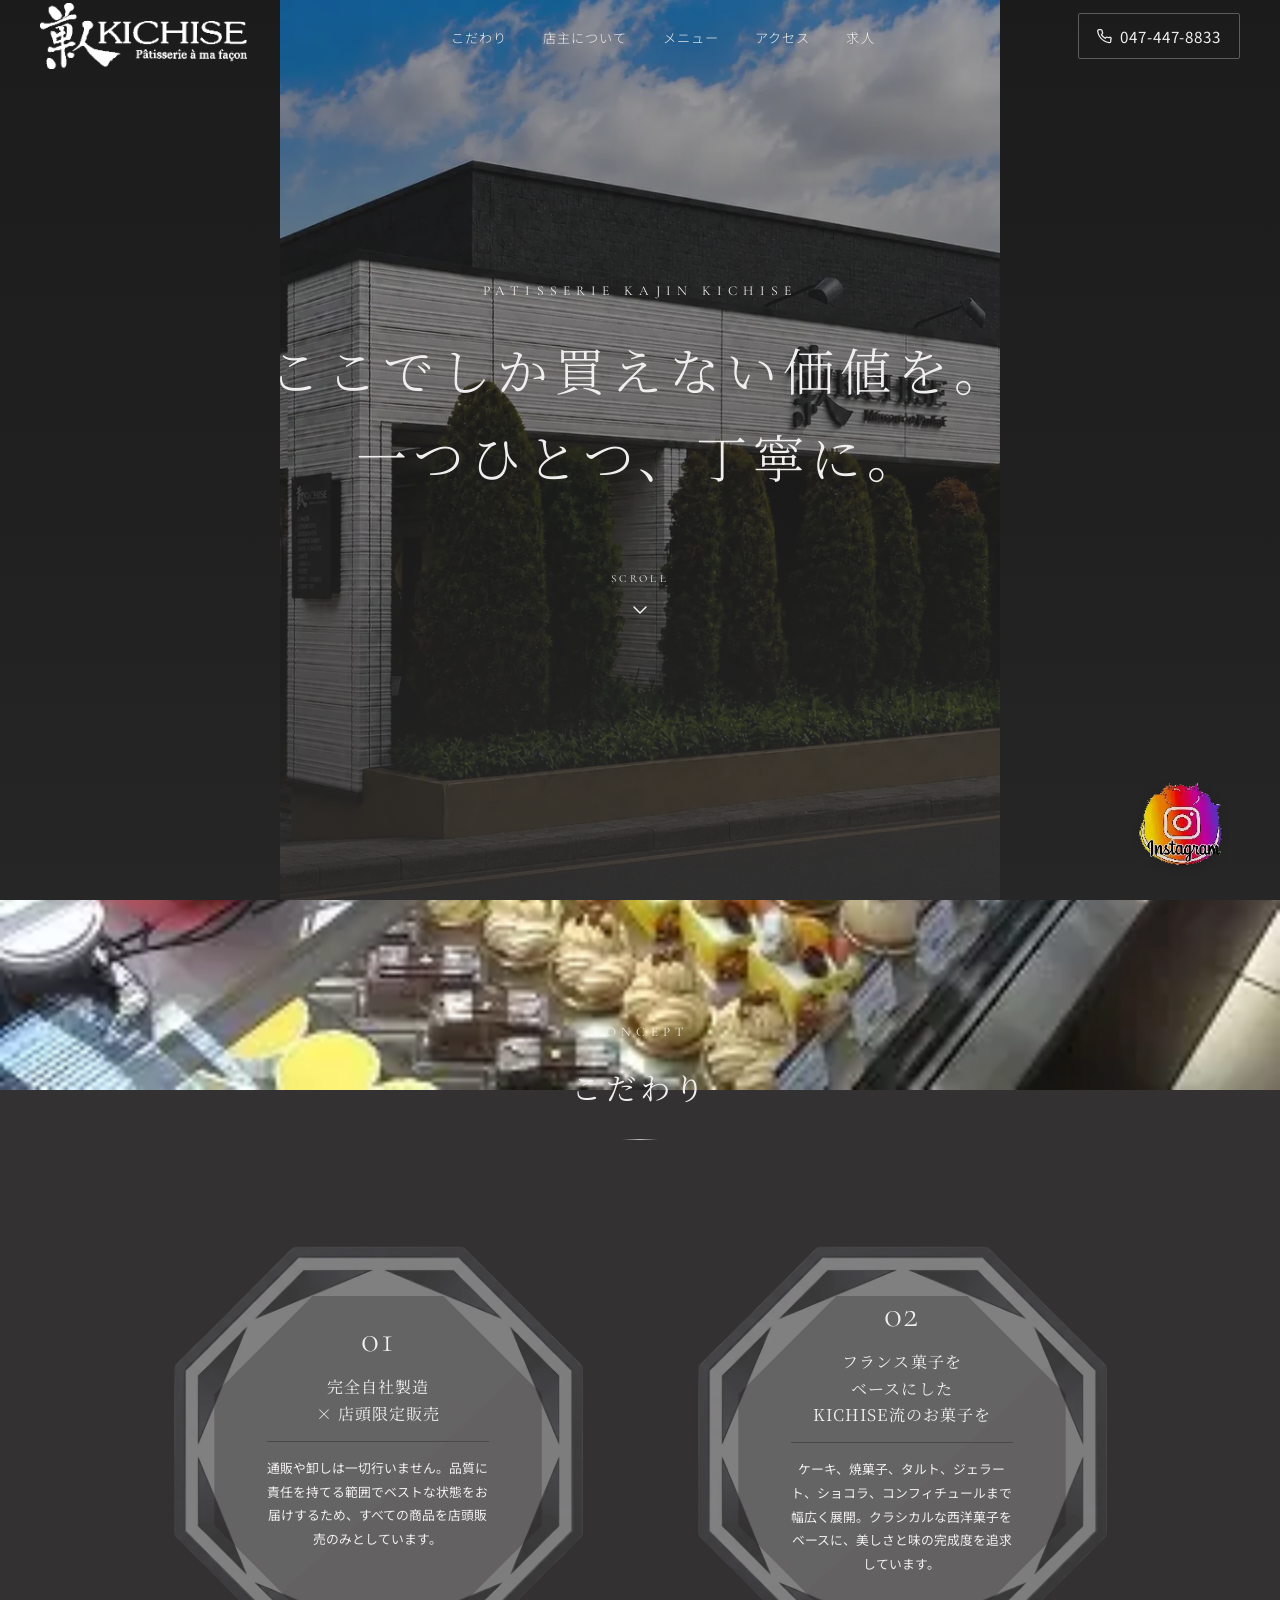
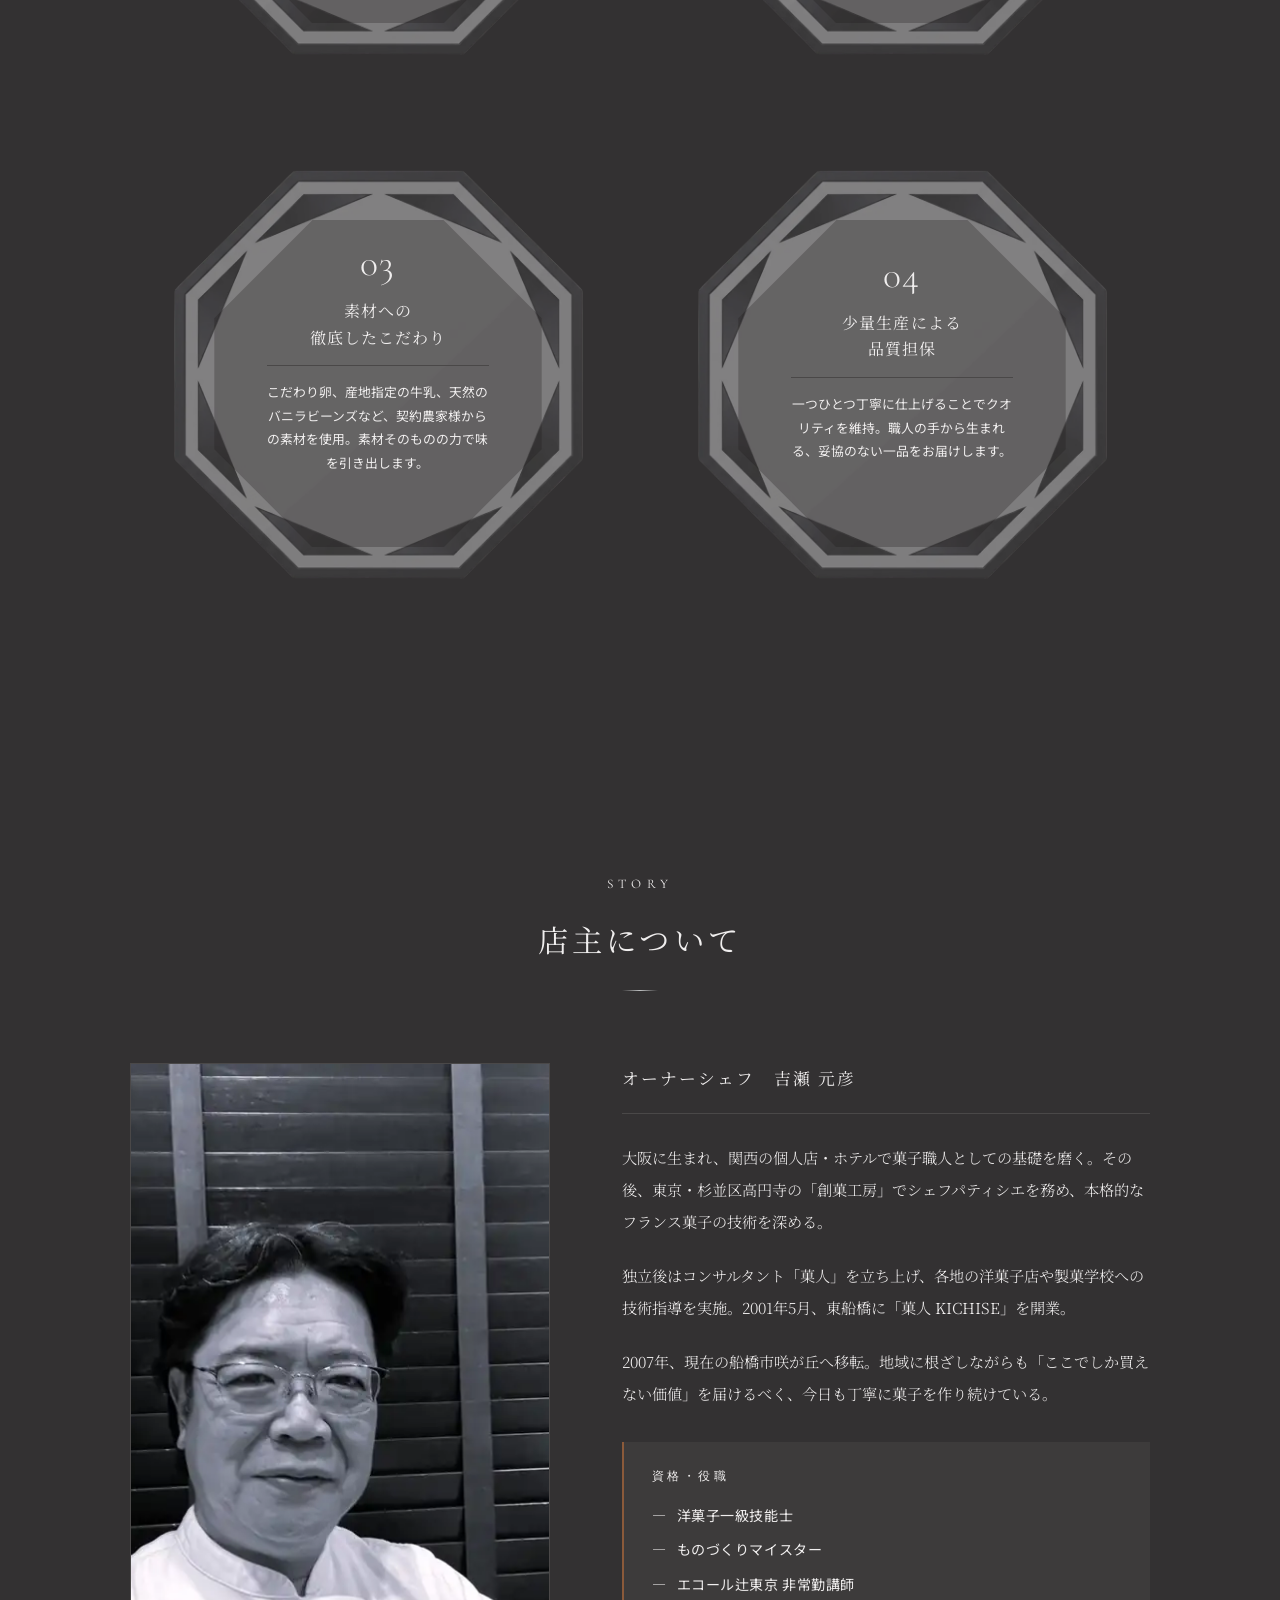
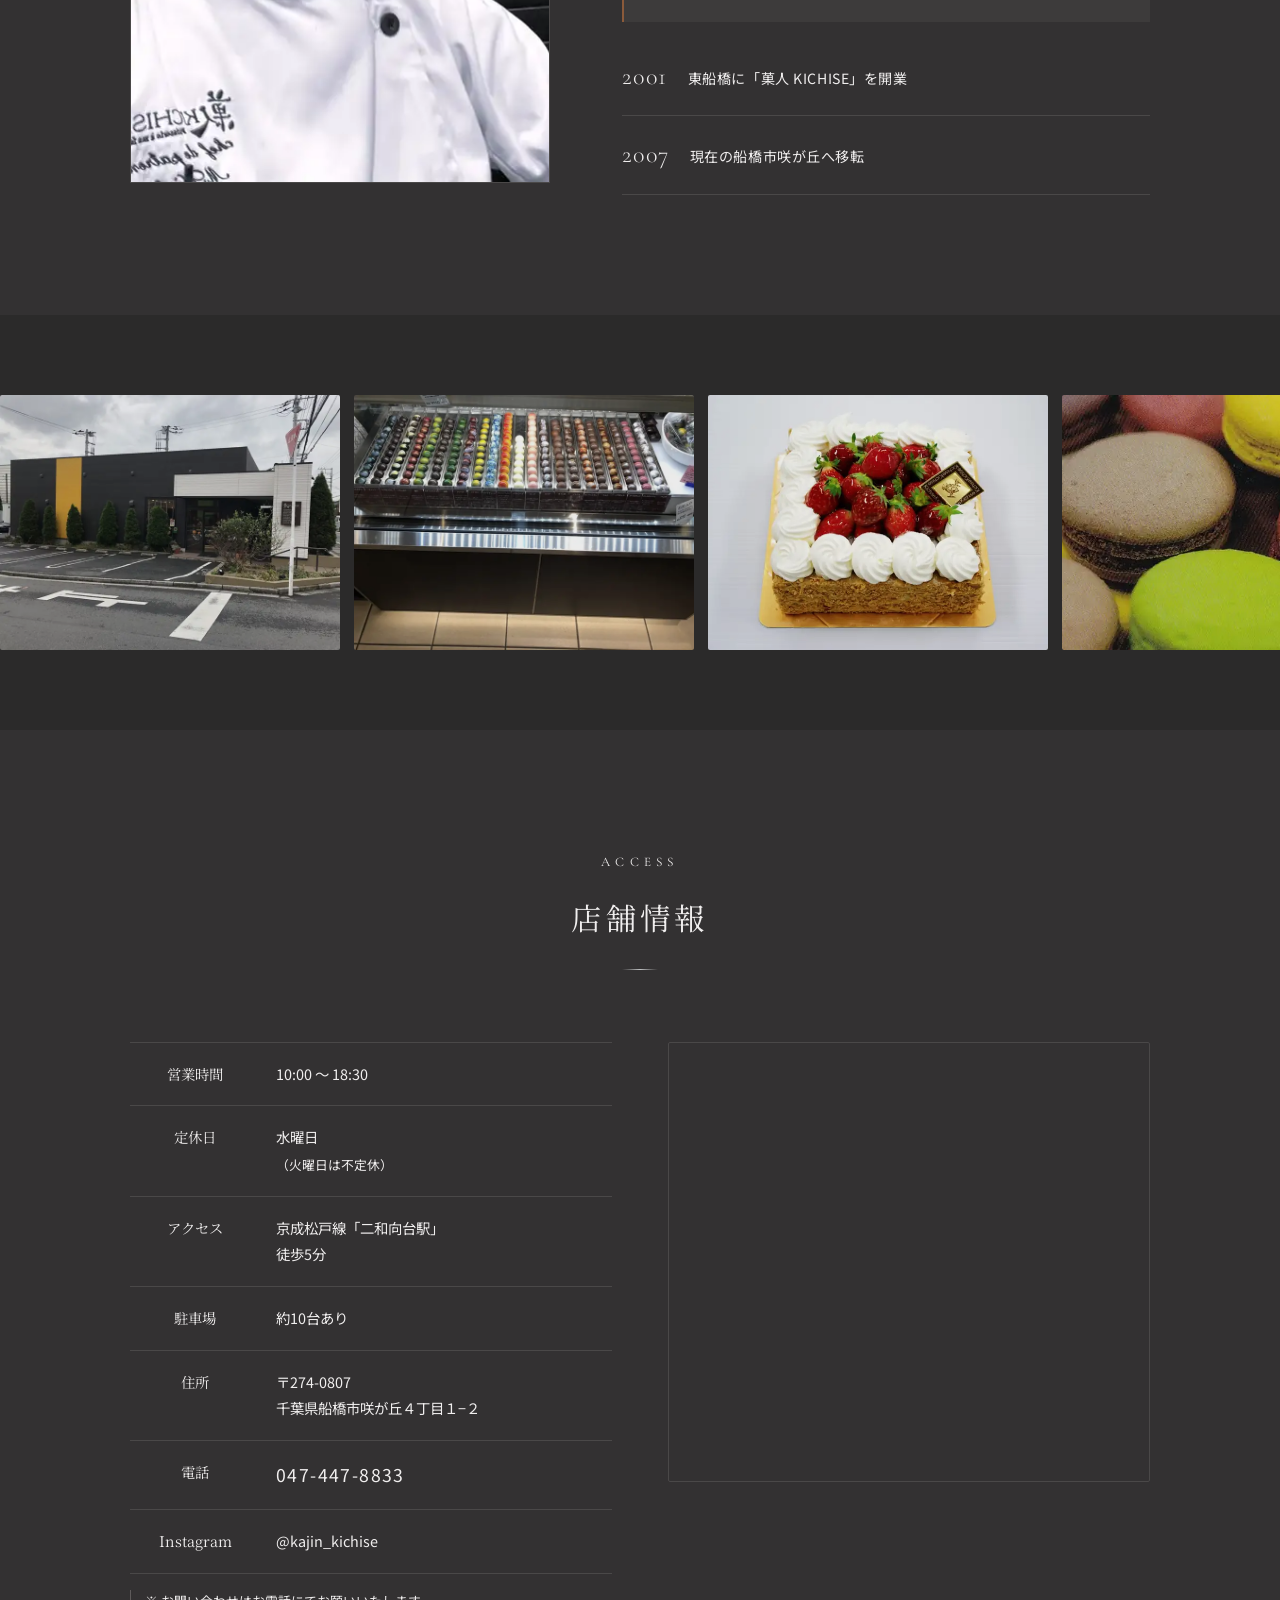
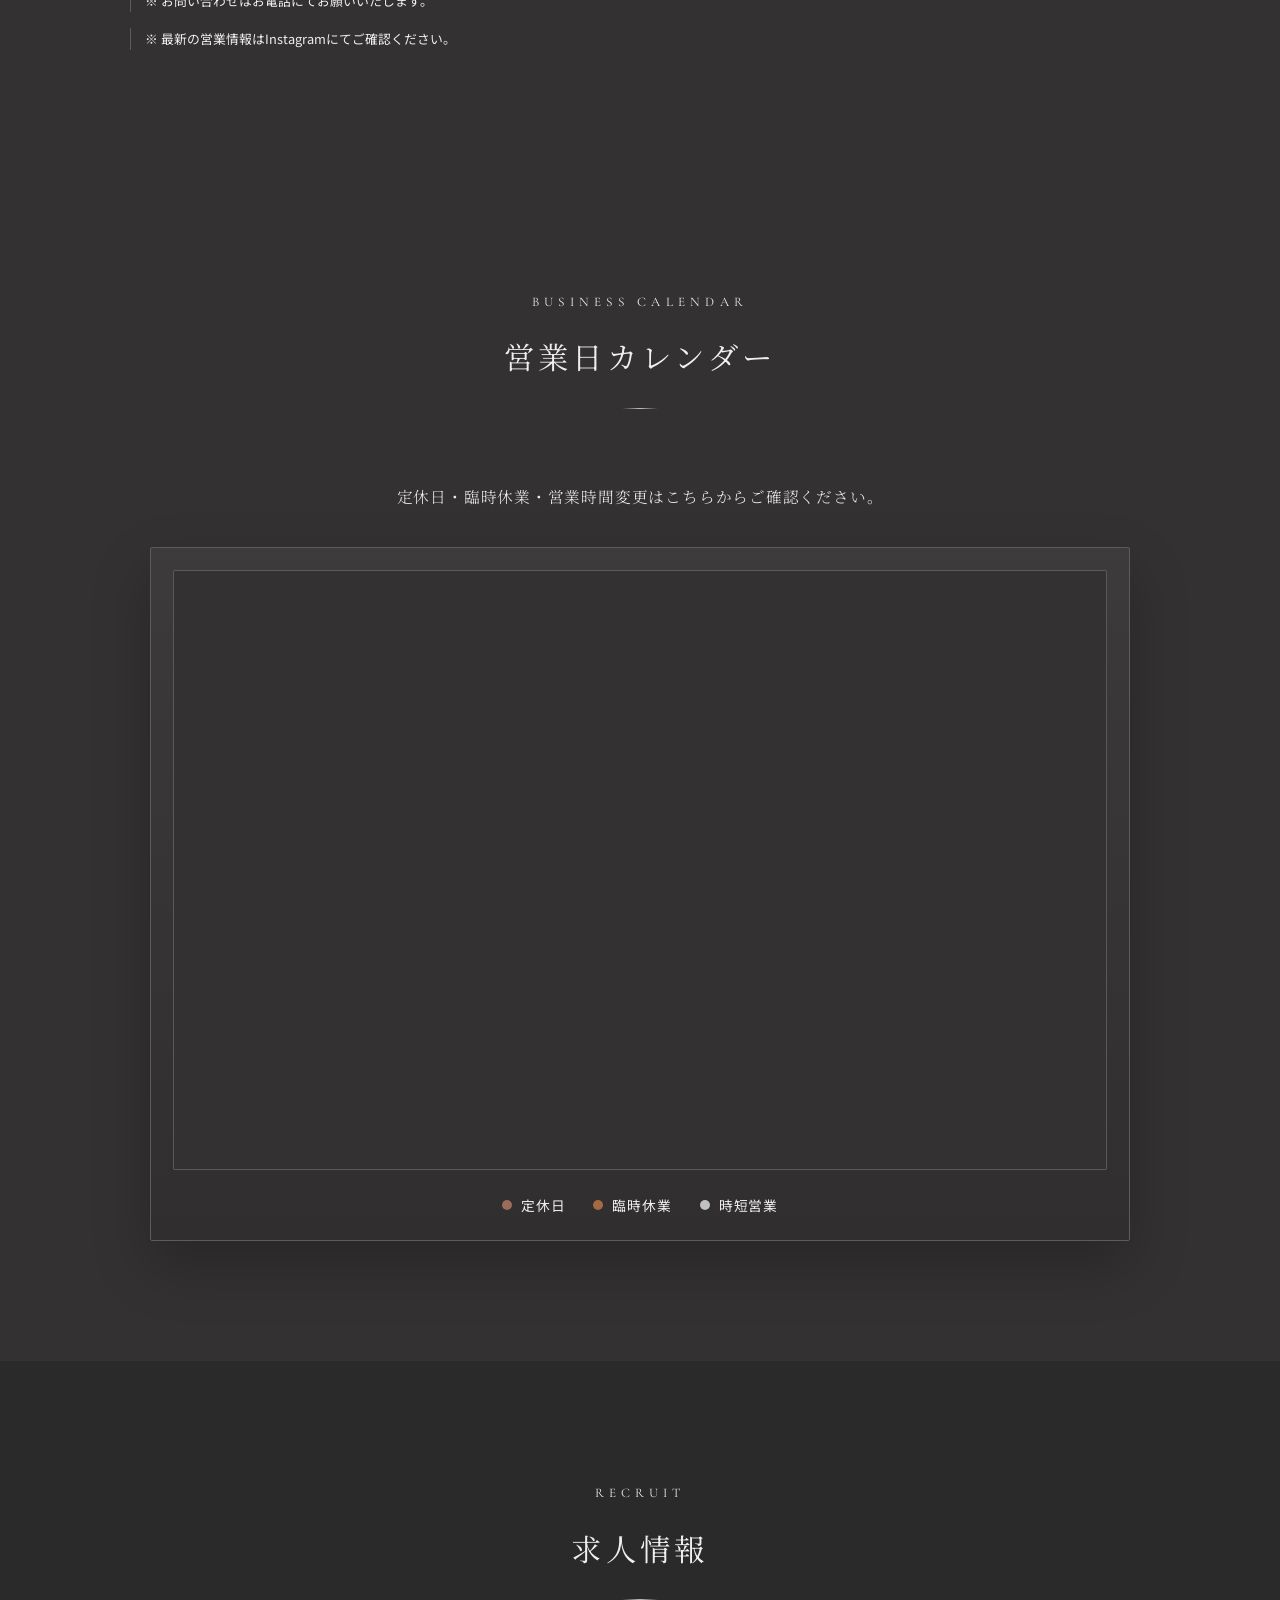
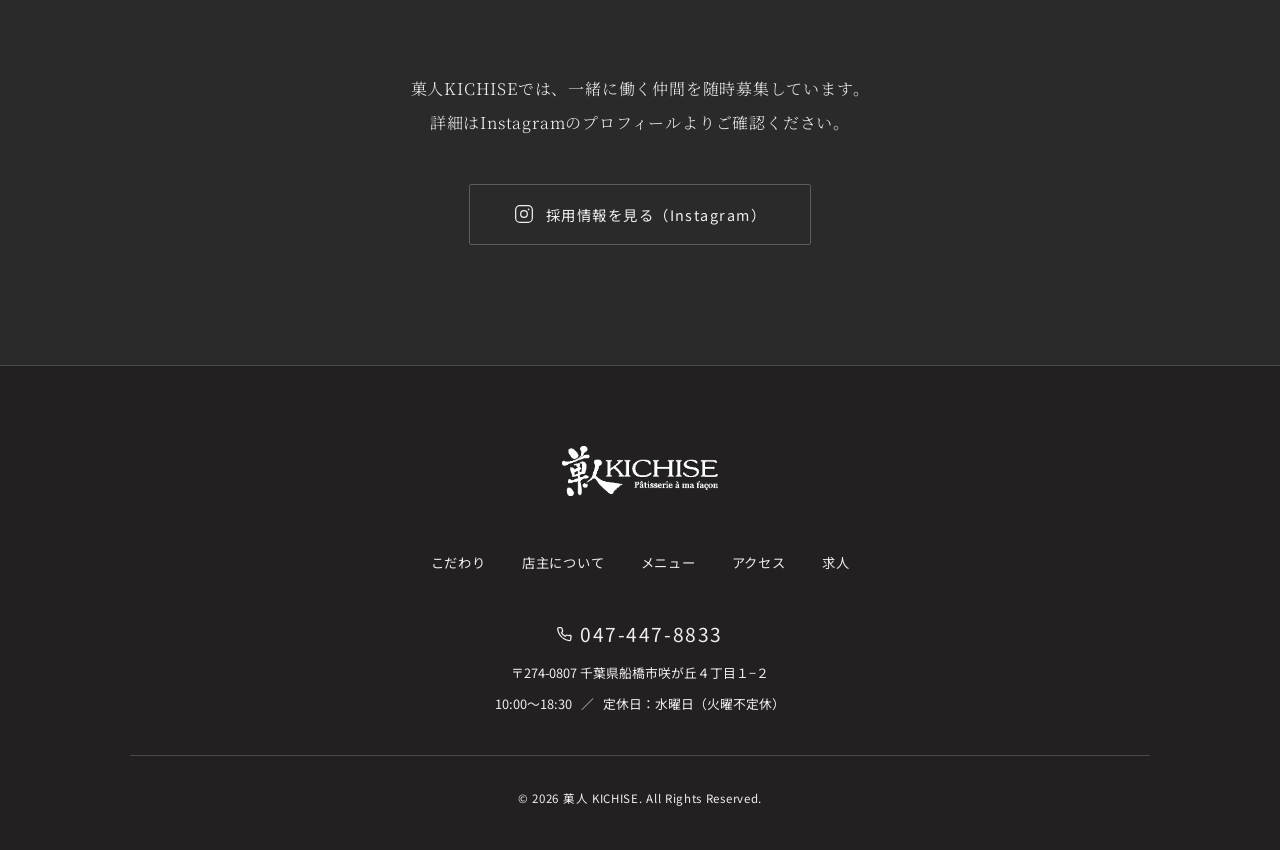
<file: index.html>
<!DOCTYPE html>
<html lang="ja">

<head>
  <meta charset="UTF-8">
  <meta name="viewport" content="width=device-width, initial-scale=1.0">
  <title>菓人 KICHISE | 千葉県船橋市 二和向台 総合パティスリー</title>
  <meta name="description" content="千葉県船橋市咲が丘。二和向台駅から徒歩5分。完全自社製造・店頭限定販売にこだわる総合パティスリー。デコレーションケーキ・焼菓子・タルト・ジェラート。菓人KICHISE。">
  <meta name="google-site-verification" content="Ur5aZT_jZSeFsXH27acqCzoDfN8csVFua3FNb7Xc0w0">
  <link rel="preconnect" href="https://fonts.googleapis.com">
  <link rel="preconnect" href="https://fonts.gstatic.com" crossorigin>
  <link href="https://fonts.googleapis.com/css2?family=Cormorant+Garamond:ital,wght@0,300;0,400;0,600;1,300;1,400&family=Noto+Sans+JP:wght@300;400;500&family=Noto+Serif+JP:wght@300;400;600&display=swap" rel="stylesheet">
  <link rel="stylesheet" href="index.css">
</head>

<body>

  <!-- ========== HEADER ========== -->
  <header id="header">
    <div class="header-inner">
      <a href="#top" class="logo">
        <img src="img/optimized/logo-transparent.png" alt="菓人 KICHISE" class="logo-img" width="480" height="153" decoding="async" fetchpriority="high">
      </a>

      <nav class="global-nav" id="globalNav">
        <ul>
          <li><a href="#concept" class="nav-link">こだわり</a></li>
          <li><a href="#story" class="nav-link">店主について</a></li>
          <li><a href="menu.html" class="nav-link">メニュー</a></li>
          <li><a href="#access" class="nav-link">アクセス</a></li>
          <li><a href="https://www.instagram.com/kajin_kichise/" target="_blank" rel="noopener noreferrer" class="nav-link">求人</a></li>
        </ul>
      </nav>

      <div class="header-right">
        <a href="tel:047-447-8833" class="btn-tel">
          <svg xmlns="http://www.w3.org/2000/svg" width="15" height="15" viewBox="0 0 24 24" fill="none" stroke="currentColor" stroke-width="2" stroke-linecap="round" stroke-linejoin="round">
            <path d="M22 16.92v3a2 2 0 0 1-2.18 2 19.79 19.79 0 0 1-8.63-3.07A19.5 19.5 0 0 1 4.21 12 19.79 19.79 0 0 1 1.14 3.4 2 2 0 0 1 3.11 1h3a2 2 0 0 1 2 1.72c.127.96.361 1.903.7 2.81a2 2 0 0 1-.45 2.11L7.09 8.91a16 16 0 0 0 6 6l1.27-1.27a2 2 0 0 1 2.11-.45c.907.339 1.85.573 2.81.7A2 2 0 0 1 22 16.92z"/>
          </svg>
          <span class="tel-num">047-447-8833</span>
        </a>
        <button class="hamburger" id="hamburger" aria-label="メニューを開く" aria-expanded="false">
          <span></span><span></span><span></span>
        </button>
      </div>
    </div>
  </header>

  <!-- Mobile Overlay Nav -->
  <div class="mobile-nav-overlay" id="mobileNav">
    <nav>
      <ul>
        <li><a href="#concept" class="mobile-nav-link">こだわり</a></li>
        <li><a href="#story" class="mobile-nav-link">店主について</a></li>
        <li><a href="menu.html" class="mobile-nav-link">メニュー</a></li>
        <li><a href="#access" class="mobile-nav-link">アクセス</a></li>
        <li><a href="https://www.instagram.com/kajin_kichise/" target="_blank" rel="noopener noreferrer" class="mobile-nav-link">求人</a></li>
      </ul>
      <a href="tel:047-447-8833" class="mobile-tel">
        <svg xmlns="http://www.w3.org/2000/svg" width="20" height="20" viewBox="0 0 24 24" fill="none" stroke="currentColor" stroke-width="2" stroke-linecap="round" stroke-linejoin="round">
          <path d="M22 16.92v3a2 2 0 0 1-2.18 2 19.79 19.79 0 0 1-8.63-3.07A19.5 19.5 0 0 1 4.21 12 19.79 19.79 0 0 1 1.14 3.4 2 2 0 0 1 3.11 1h3a2 2 0 0 1 2 1.72c.127.96.361 1.903.7 2.81a2 2 0 0 1-.45 2.11L7.09 8.91a16 16 0 0 0 6 6l1.27-1.27a2 2 0 0 1 2.11-.45c.907.339 1.85.573 2.81.7A2 2 0 0 1 22 16.92z"/>
        </svg>
        047-447-8833
      </a>
    </nav>
  </div>

  <!-- ========== HERO ========== -->
  <section class="hero" id="top">
    <div class="hero-bg-wrap">
      <img src="img/optimized/top1.webp" alt="菓人KICHISE 外観" class="hero-bg" id="heroSlideshow" width="768" height="960" decoding="async" fetchpriority="high">
      <div class="hero-overlay"></div>
    </div>
    <div class="hero-content">
      <p class="hero-en">Patisserie Kajin KICHISE</p>
      <h1 class="hero-title">
        <span class="pc-only">ここでしか買えない価値を。<br>一つひとつ、丁寧に。</span>
        <span class="sp-only">ここでしか買えない価値を。</span>
      </h1>
      <p class="hero-sub pc-only"></p>
      <p class="hero-sub sp-only"></p>
      <a href="#concept" class="hero-scroll" aria-label="コンテンツへスクロール">
        <span>SCROLL</span>
        <svg xmlns="http://www.w3.org/2000/svg" width="24" height="24" viewBox="0 0 24 24" fill="none" stroke="currentColor" stroke-width="1.5" stroke-linecap="round" stroke-linejoin="round">
          <polyline points="6 9 12 15 18 9"/>
        </svg>
      </a>
    </div>
  </section>

  <!-- ========== CONCEPT ========== -->
  <section id="concept" class="section-concept">
    <div class="container">
      <div class="section-head reveal">
        <p class="section-en">CONCEPT</p>
        <h2 class="section-title">こだわり</h2>
        <div class="silver-bar"></div>
      </div>

      <div class="concept-grid">
        <div class="concept-card reveal">
          <p class="concept-num">01</p>
          <h3 class="concept-card-title">完全自社製造<br>× 店頭限定販売</h3>
          <p class="concept-card-text">通販や卸しは一切行いません。品質に責任を持てる範囲でベストな状態をお届けするため、すべての商品を店頭販売のみとしています。</p>
        </div>

        <div class="concept-card reveal">
          <p class="concept-num">02</p>
          <h3 class="concept-card-title">フランス菓子を<br>ベースにした<br>KICHISE流のお菓子を</h3>
          <p class="concept-card-text">ケーキ、焼菓子、タルト、ジェラート、ショコラ、コンフィチュールまで幅広く展開。クラシカルな西洋菓子をベースに、美しさと味の完成度を追求しています。</p>
        </div>

        <div class="concept-card reveal">
          <p class="concept-num">03</p>
          <h3 class="concept-card-title">素材への<br>徹底したこだわり</h3>
          <p class="concept-card-text">こだわり卵、産地指定の牛乳、天然のバニラビーンズなど、契約農家様からの素材を使用。素材そのものの力で味を引き出します。</p>
        </div>

        <div class="concept-card reveal">
          <p class="concept-num">04</p>
          <h3 class="concept-card-title">少量生産による<br>品質担保</h3>
          <p class="concept-card-text">一つひとつ丁寧に仕上げることでクオリティを維持。職人の手から生まれる、妥協のない一品をお届けします。</p>
        </div>
      </div>
    </div>
  </section>

  <!-- ========== STORY ========== -->
  <section id="story" class="section-story">
    <div class="container">
      <div class="section-head reveal">
        <p class="section-en">STORY</p>
        <h2 class="section-title">店主について</h2>
        <div class="silver-bar"></div>
      </div>

      <div class="story-grid reveal">
        <div class="story-img-wrap">
          <img src="img/optimized/owner-chef.webp" alt="菓人KICHISE オーナーシェフ 吉瀬氏" class="story-img" width="540" height="720" loading="lazy" decoding="async">
        </div>
        <div class="story-content">
          <p class="story-owner-name">オーナーシェフ　吉瀬 元彦</p>
          <div class="story-text">
            <p>大阪に生まれ、関西の個人店・ホテルで菓子職人としての基礎を磨く。その後、東京・杉並区高円寺の「創菓工房」でシェフパティシエを務め、本格的なフランス菓子の技術を深める。</p>
            <p>独立後はコンサルタント「菓人」を立ち上げ、各地の洋菓子店や製菓学校への技術指導を実施。2001年5月、東船橋に「菓人 KICHISE」を開業。</p>
            <p>2007年、現在の船橋市咲が丘へ移転。地域に根ざしながらも「ここでしか買えない価値」を届けるべく、今日も丁寧に菓子を作り続けている。</p>
          </div>
          <div class="story-qualifications">
            <p class="story-qual-label">資格・役職</p>
            <ul>
              <li>洋菓子一級技能士</li>
              <li>ものづくりマイスター</li>
              <li>エコール辻東京 非常勤講師</li>
            </ul>
          </div>
          <div class="story-timeline">
            <div class="timeline-item">
              <span class="timeline-year">2001</span>
              <span class="timeline-event">東船橋に「菓人 KICHISE」を開業</span>
            </div>
            <div class="timeline-item">
              <span class="timeline-year">2007</span>
              <span class="timeline-event">現在の船橋市咲が丘へ移転</span>
            </div>
          </div>
        </div>
      </div>
    </div>
  </section>

  <!-- ========== GALLERY ========== -->
  <section class="section-gallery">
    <div class="gallery-slider">
      <div class="gallery-track">
        <div class="gallery-item"><img src="img/optimized/photo_1.webp" alt="菓人KICHISE" width="720" height="540" loading="lazy" decoding="async"></div>
        <div class="gallery-item"><img src="img/optimized/photo_2.webp" alt="菓人KICHISE" width="720" height="540" loading="lazy" decoding="async"></div>
        <div class="gallery-item"><img src="img/optimized/deco/mille_feuille.webp" alt="アントルメ・ミルフィーユ" width="720" height="481" loading="lazy" decoding="async"></div>
        <div class="gallery-item"><img src="img/optimized/photo_3.webp" alt="菓人KICHISE" width="720" height="347" loading="lazy" decoding="async"></div>
        <div class="gallery-item"><img src="img/optimized/deco/rose_deco.webp" alt="バラのデコレーション" width="720" height="440" loading="lazy" decoding="async"></div>
        <div class="gallery-item"><img src="img/optimized/photo_4.webp" alt="菓人KICHISE" width="540" height="720" loading="lazy" decoding="async"></div>
        <div class="gallery-item"><img src="img/optimized/deco/ichigo_concerto.webp" alt="いちごのコンチェルト" width="720" height="540" loading="lazy" decoding="async"></div>
        <div class="gallery-item"><img src="img/optimized/kogane_roll.webp" alt="こがねロール" width="720" height="481" loading="lazy" decoding="async"></div>
        <!-- duplicate -->
        <div class="gallery-item"><img src="img/optimized/photo_1.webp" alt="菓人KICHISE" width="720" height="540" loading="lazy" decoding="async"></div>
        <div class="gallery-item"><img src="img/optimized/photo_2.webp" alt="菓人KICHISE" width="720" height="540" loading="lazy" decoding="async"></div>
        <div class="gallery-item"><img src="img/optimized/deco/mille_feuille.webp" alt="アントルメ・ミルフィーユ" width="720" height="481" loading="lazy" decoding="async"></div>
        <div class="gallery-item"><img src="img/optimized/photo_3.webp" alt="菓人KICHISE" width="720" height="347" loading="lazy" decoding="async"></div>
        <div class="gallery-item"><img src="img/optimized/deco/rose_deco.webp" alt="バラのデコレーション" width="720" height="440" loading="lazy" decoding="async"></div>
        <div class="gallery-item"><img src="img/optimized/photo_4.webp" alt="菓人KICHISE" width="540" height="720" loading="lazy" decoding="async"></div>
        <div class="gallery-item"><img src="img/optimized/deco/ichigo_concerto.webp" alt="いちごのコンチェルト" width="720" height="540" loading="lazy" decoding="async"></div>
        <div class="gallery-item"><img src="img/optimized/kogane_roll.webp" alt="こがねロール" width="720" height="481" loading="lazy" decoding="async"></div>
      </div>
    </div>
  </section>

  <!-- ========== ACCESS ========== -->
  <section id="access" class="section-access">
    <div class="container">
      <div class="section-head reveal">
        <p class="section-en">ACCESS</p>
        <h2 class="section-title">店舗情報</h2>
        <div class="silver-bar"></div>
      </div>

      <div class="access-grid reveal">
        <div class="access-table-wrap">
          <table class="access-table">
            <tbody>
              <tr>
                <th>営業時間</th>
                <td>10:00 〜 18:30</td>
              </tr>
              <tr>
                <th>定休日</th>
                <td>水曜日<br><span class="access-note">（火曜日は不定休）</span></td>
              </tr>
              <tr>
                <th>アクセス</th>
                <td>京成松戸線「二和向台駅」<br>徒歩5分</td>
              </tr>
              <tr>
                <th>駐車場</th>
                <td>約10台あり</td>
              </tr>
              <tr>
                <th>住所</th>
                <td>〒274-0807<br>千葉県船橋市咲が丘４丁目１−２</td>
              </tr>
              <tr>
                <th>電話</th>
                <td><a href="tel:047-447-8833" class="access-tel">047-447-8833</a></td>
              </tr>
              <tr>
                <th>Instagram</th>
                <td>
                  <a href="https://www.instagram.com/kajin_kichise/" target="_blank" rel="noopener noreferrer" class="access-ig">
                    @kajin_kichise
                  </a>
                </td>
              </tr>
            </tbody>
          </table>
          <p class="access-info-note">※ お問い合わせはお電話にてお願いいたします。</p>
          <p class="access-info-note">※ 最新の営業情報はInstagramにてご確認ください。</p>
        </div>

        <div class="access-map-wrap">
          <iframe
            src="https://www.google.com/maps/embed?pb=!1m18!1m12!1m3!1d3237.793256633968!2d140.0228550757911!3d35.755885972563284!2m3!1f0!2f0!3f0!3m2!1i1024!2i768!4f13.1!3m3!1m2!1s0x60227f79aa494c71%3A0xd7bfbddccd49646d!2z6I-T5Lq6IEtJQ0hJU0U!5e0!3m2!1sja!2sjp!4v1779688783308!5m2!1sja!2sjp"
            width="100%" height="100%" style="border:0;" allowfullscreen="" loading="lazy"
            referrerpolicy="no-referrer-when-downgrade"
            title="菓人KICHISE 地図"></iframe>
        </div>
      </div>
    </div>
  </section>

  <!-- ========== BUSINESS CALENDAR ========== -->
  <section id="calendar" class="section-calendar">
    <div class="container">
      <div class="section-head reveal">
        <p class="section-en">Business Calendar</p>
        <h2 class="section-title">営業日カレンダー</h2>
        <div class="silver-bar"></div>
      </div>

      <div class="calendar-inner reveal">
        <p class="calendar-lead">定休日・臨時休業・営業時間変更はこちらからご確認ください。</p>
        <div class="calendar-card">
          <div class="calendar-frame">
            <iframe
              src="https://calendar.google.com/calendar/embed?src=n6l2f0r3al403dlnldkbm6nrug%40group.calendar.google.com&ctz=Asia%2FTokyo&bgcolor=%23333132"
              style="border:0;"
              width="100%"
              height="600"
              frameborder="0"
              scrolling="no"
              loading="lazy"
              title="菓人KICHISE 営業日カレンダー"></iframe>
          </div>
          <ul class="calendar-legend" aria-label="営業日カレンダー凡例">
            <li><span class="legend-dot legend-closed"></span>定休日</li>
            <li><span class="legend-dot legend-special"></span>臨時休業</li>
            <li><span class="legend-dot legend-short"></span>時短営業</li>
          </ul>
        </div>
      </div>
    </div>
  </section>

  <!-- ========== RECRUIT ========== -->
  <section id="recruit" class="section-recruit">
    <div class="container">
      <div class="section-head reveal">
        <p class="section-en">RECRUIT</p>
        <h2 class="section-title">求人情報</h2>
        <div class="silver-bar"></div>
      </div>
      <div class="recruit-inner reveal">
        <p class="recruit-lead">菓人KICHISEでは、一緒に働く仲間を随時募集しています。<br class="pc-only">詳細はInstagramのプロフィールよりご確認ください。</p>
        <a href="https://www.instagram.com/kajin_kichise/" target="_blank" rel="noopener noreferrer" class="btn-recruit">
          <svg xmlns="http://www.w3.org/2000/svg" width="20" height="20" viewBox="0 0 24 24" fill="none" stroke="currentColor" stroke-width="1.5" stroke-linecap="round" stroke-linejoin="round">
            <rect x="2" y="2" width="20" height="20" rx="5" ry="5"/>
            <circle cx="12" cy="12" r="4"/>
            <circle cx="17.5" cy="6.5" r="1" fill="currentColor" stroke="none"/>
          </svg>
          採用情報を見る（Instagram）
        </a>
      </div>
    </div>
  </section>

  <!-- ========== FOOTER ========== -->
  <footer class="footer">
    <div class="footer-inner container">
      <div class="footer-logo">
        <img src="img/optimized/logo-transparent.png" alt="菓人 KICHISE" class="footer-logo-img" width="480" height="153" loading="lazy" decoding="async">
      </div>

      <div class="footer-nav">
        <ul>
          <li><a href="#concept">こだわり</a></li>
          <li><a href="#story">店主について</a></li>
          <li><a href="menu.html">メニュー</a></li>
          <li><a href="#access">アクセス</a></li>
          <li><a href="https://www.instagram.com/kajin_kichise/" target="_blank" rel="noopener noreferrer">求人</a></li>
        </ul>
      </div>

      <div class="footer-info">
        <p>
          <a href="tel:047-447-8833" class="footer-tel">
            <svg xmlns="http://www.w3.org/2000/svg" width="15" height="15" viewBox="0 0 24 24" fill="none" stroke="currentColor" stroke-width="2" stroke-linecap="round" stroke-linejoin="round">
              <path d="M22 16.92v3a2 2 0 0 1-2.18 2 19.79 19.79 0 0 1-8.63-3.07A19.5 19.5 0 0 1 4.21 12 19.79 19.79 0 0 1 1.14 3.4 2 2 0 0 1 3.11 1h3a2 2 0 0 1 2 1.72c.127.96.361 1.903.7 2.81a2 2 0 0 1-.45 2.11L7.09 8.91a16 16 0 0 0 6 6l1.27-1.27a2 2 0 0 1 2.11-.45c.907.339 1.85.573 2.81.7A2 2 0 0 1 22 16.92z"/>
            </svg>
            047-447-8833
          </a>
        </p>
        <p class="footer-address">〒274-0807 千葉県船橋市咲が丘４丁目１−２</p>
        <p class="footer-hours">10:00〜18:30 &ensp;／&ensp; 定休日：水曜日（火曜不定休）</p>
      </div>

      <p class="footer-copy">&copy; 2026 菓人 KICHISE. All Rights Reserved.</p>
    </div>
  </footer>

  <!-- Fixed Instagram Button -->
  <a href="https://www.instagram.com/kajin_kichise/" target="_blank" rel="noopener noreferrer" class="fixed-instagram-btn" aria-label="Instagramをフォロー" data-tooltip="最新情報をInstagramでチェック">
    <img src="img/optimized/aikonh.webp?v=1" alt="Instagram" class="instagram-icon" width="180" height="135" decoding="async">
  </a>

  <script>
    // ---- Hamburger Menu ----
    const hamburger = document.getElementById('hamburger');
    const mobileNav = document.getElementById('mobileNav');
    const mobileLinks = document.querySelectorAll('.mobile-nav-link');

    function toggleMenu(open) {
      hamburger.setAttribute('aria-expanded', open);
      hamburger.classList.toggle('active', open);
      mobileNav.classList.toggle('open', open);
      document.body.classList.toggle('nav-open', open);
    }

    hamburger.addEventListener('click', () => {
      const isOpen = hamburger.getAttribute('aria-expanded') === 'true';
      toggleMenu(!isOpen);
    });

    mobileLinks.forEach(link => {
      link.addEventListener('click', () => toggleMenu(false));
    });

    document.querySelector('.mobile-tel').addEventListener('click', () => toggleMenu(false));

    // ---- Hero slideshow ----
    const heroSlideshow = document.getElementById('heroSlideshow');
    const heroImages = [
      'img/optimized/top1.webp',
      'img/optimized/IMG_20240903_0002.webp',
      'img/optimized/top3.webp',
      'img/optimized/IMGP3327.webp',
      'img/optimized/confiture.webp'
    ];
    const finalHeroImage = heroImages[0];
    const shuffleHeroImages = heroImages.slice(1);
    const slideDuration = 2600;
    const fadeDuration = 700;
    const enableHeroSlideshow = window.matchMedia('(min-width: 768px)').matches &&
      !window.matchMedia('(prefers-reduced-motion: reduce)').matches;

    function shuffleImages(images) {
      const shuffled = [...images];
      for (let i = shuffled.length - 1; i > 0; i--) {
        const j = Math.floor(Math.random() * (i + 1));
        [shuffled[i], shuffled[j]] = [shuffled[j], shuffled[i]];
      }
      return shuffled;
    }

    if (enableHeroSlideshow) {
      heroImages.forEach(src => {
        const image = new Image();
        image.src = src;
      });
    }

    function showHeroSequence(sequence, index = 0) {
      if (index >= sequence.length) {
        heroSlideshow.classList.add('is-fading');
        setTimeout(() => {
          heroSlideshow.src = finalHeroImage;
          heroSlideshow.classList.remove('is-fading');
        }, fadeDuration);
        return;
      }

      heroSlideshow.classList.add('is-fading');
      setTimeout(() => {
        heroSlideshow.src = sequence[index];
        heroSlideshow.classList.remove('is-fading');
        setTimeout(() => showHeroSequence(sequence, index + 1), slideDuration);
      }, fadeDuration);
    }

    window.addEventListener('load', () => {
      if (!enableHeroSlideshow) return;
      setTimeout(() => showHeroSequence(shuffleImages(shuffleHeroImages)), slideDuration);
    });

    // ---- Header scroll effect ----
    const header = document.getElementById('header');
    window.addEventListener('scroll', () => {
      header.classList.toggle('scrolled', window.scrollY > 60);
    }, { passive: true });

    // ---- Scroll reveal ----
    const revealEls = document.querySelectorAll('.reveal');
    const revealObserver = new IntersectionObserver((entries) => {
      entries.forEach(entry => {
        if (entry.isIntersecting) {
          entry.target.classList.add('revealed');
          revealObserver.unobserve(entry.target);
        }
      });
    }, { threshold: 0.1, rootMargin: '0px 0px -40px 0px' });

    revealEls.forEach(el => revealObserver.observe(el));

    // ---- Smooth scroll ----
    document.querySelectorAll('a[href^="#"]').forEach(anchor => {
      anchor.addEventListener('click', function(e) {
        const target = document.querySelector(this.getAttribute('href'));
        if (target) {
          e.preventDefault();
          const headerH = document.getElementById('header').offsetHeight;
          const top = target.getBoundingClientRect().top + window.scrollY - headerH;
          window.scrollTo({ top, behavior: 'smooth' });
        }
      });
    });
  </script>

</body>
</html>
</file>
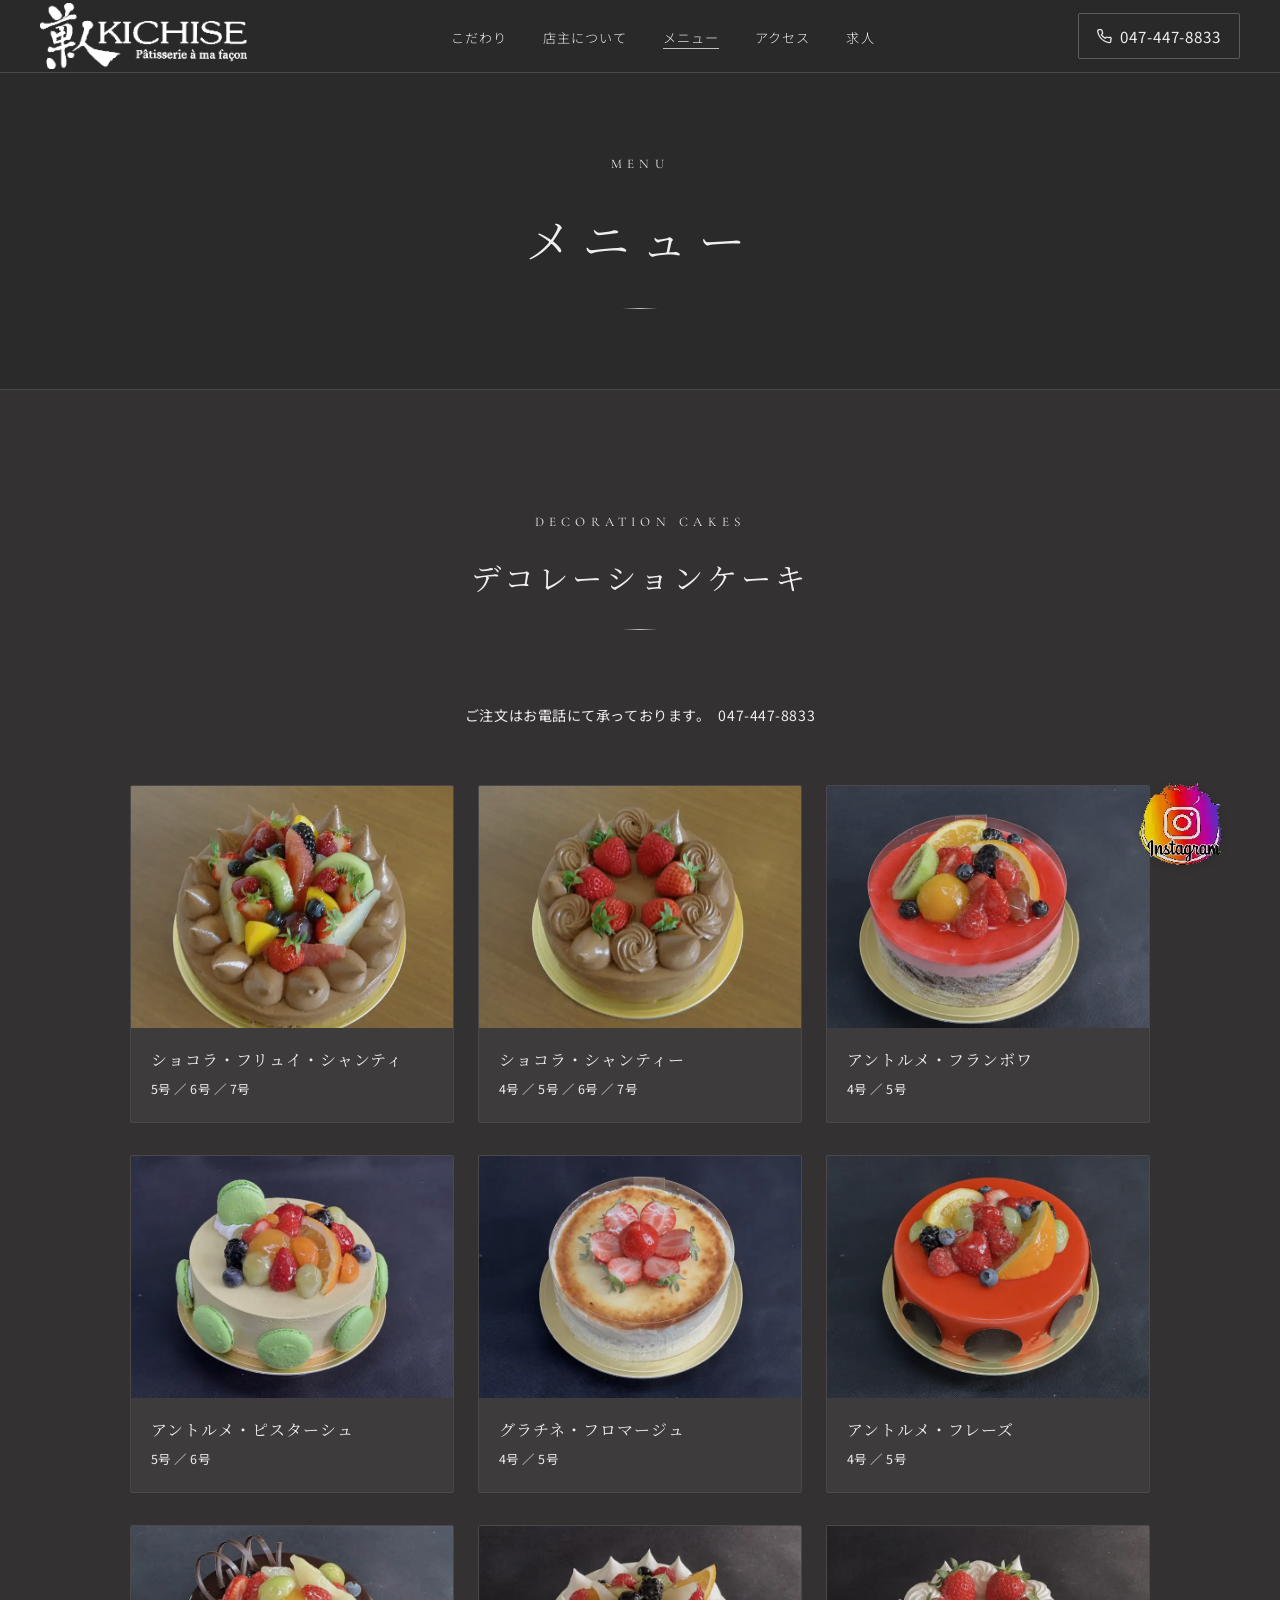
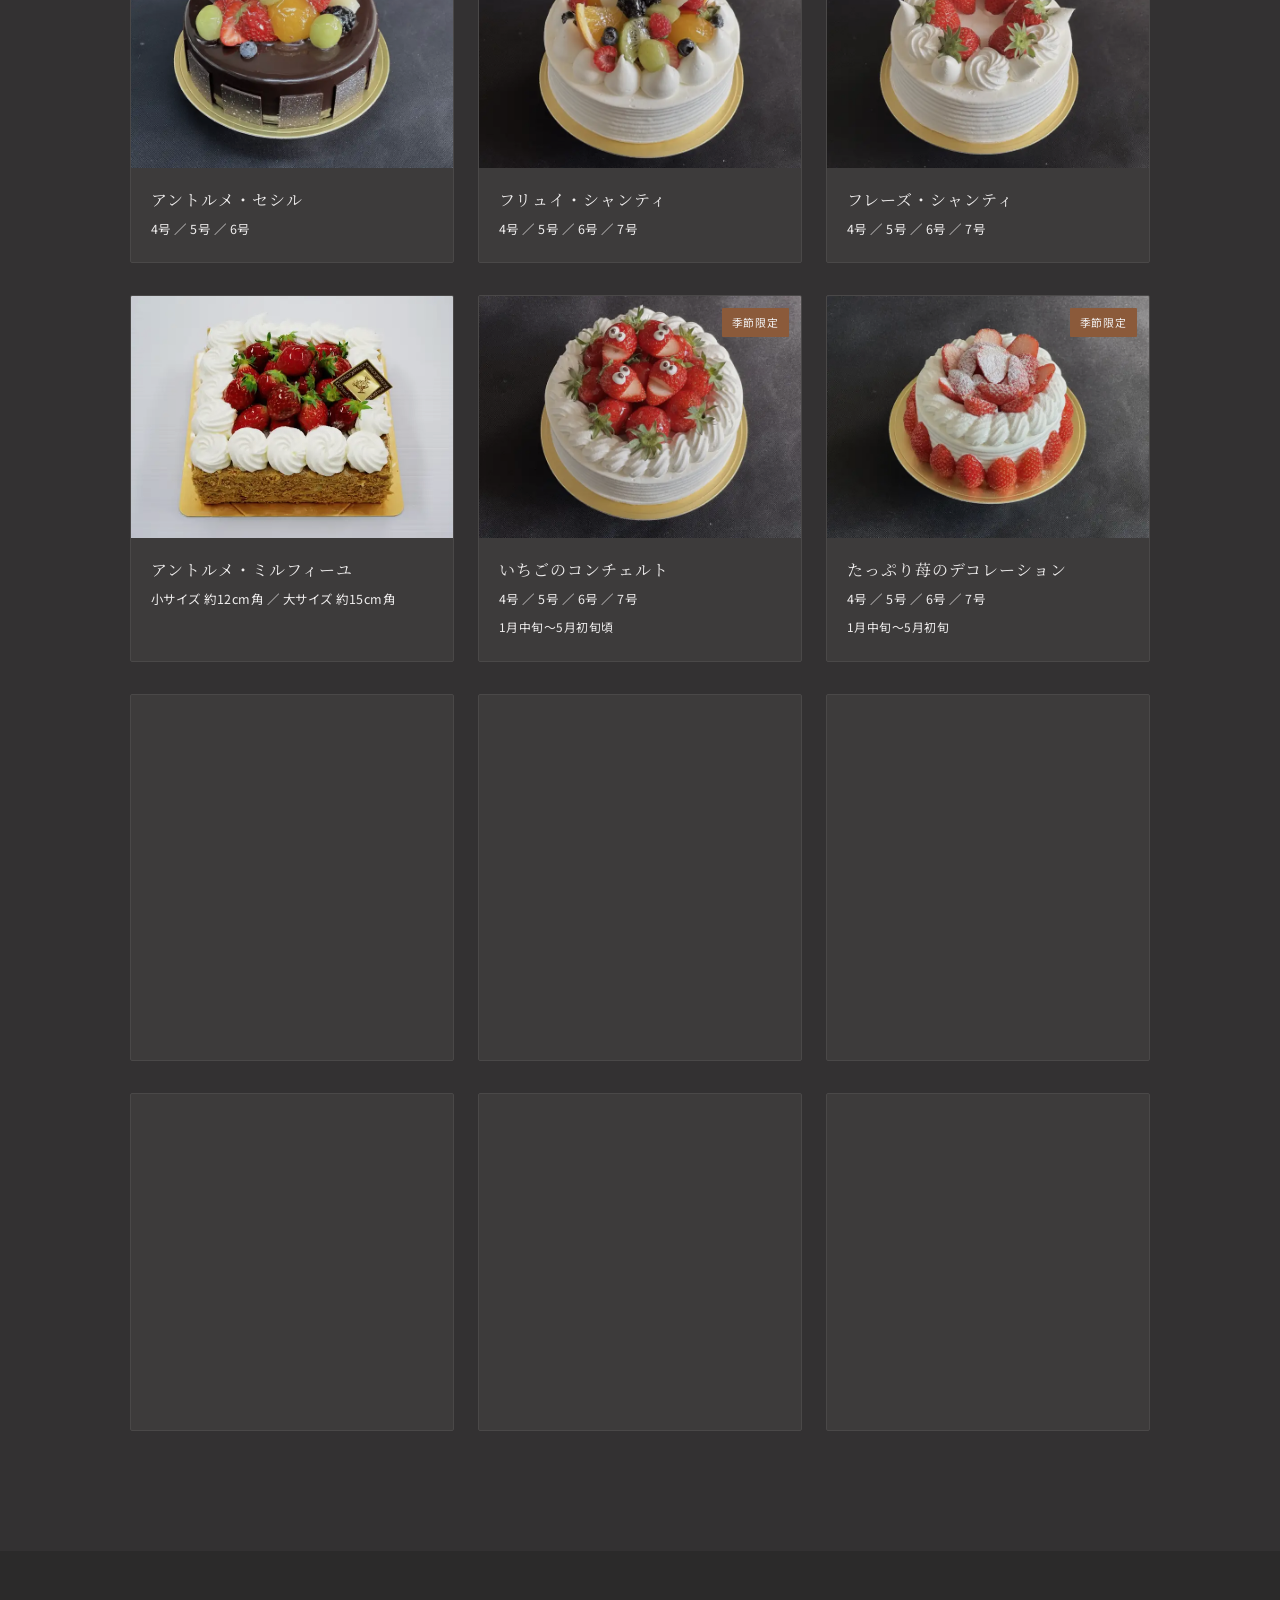
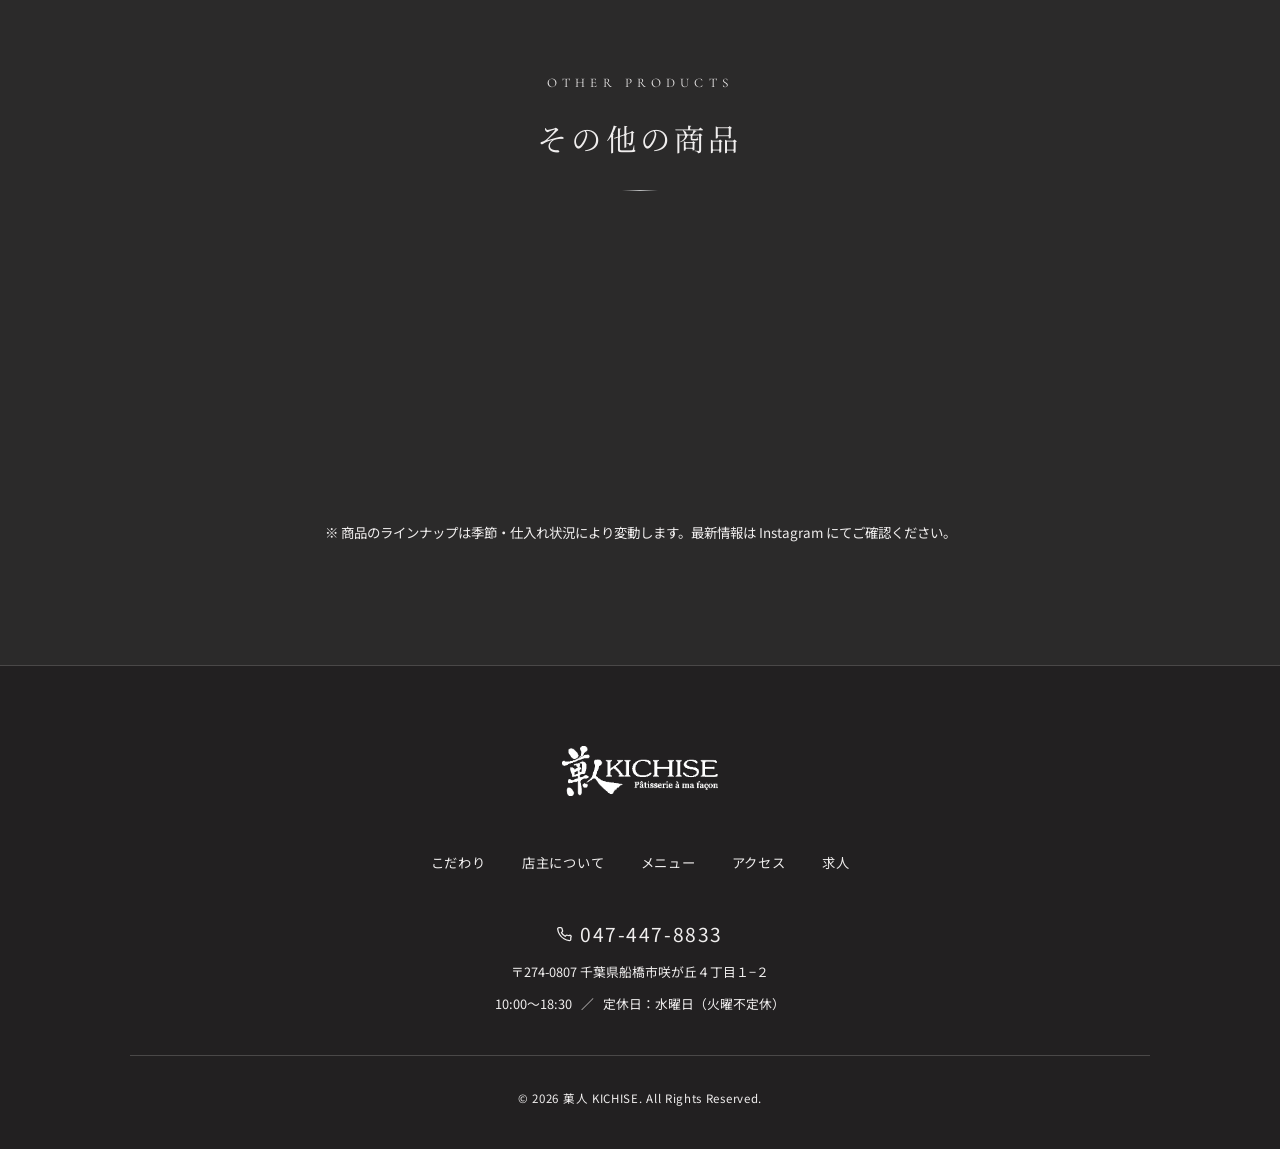
<file: menu.html>
<!DOCTYPE html>
<html lang="ja">

<head>
  <meta charset="UTF-8">
  <meta name="viewport" content="width=device-width, initial-scale=1.0">
  <title>メニュー | 菓人 KICHISE</title>
  <meta name="description" content="菓人KICHISEのデコレーションケーキ・焼菓子・タルト・ジェラート・コンフィチュールのご案内。完全自社製造・店頭限定販売。">
  <link rel="preconnect" href="https://fonts.googleapis.com">
  <link rel="preconnect" href="https://fonts.gstatic.com" crossorigin>
  <link href="https://fonts.googleapis.com/css2?family=Cormorant+Garamond:ital,wght@0,300;0,400;0,600;1,300;1,400&family=Noto+Sans+JP:wght@300;400;500&family=Noto+Serif+JP:wght@300;400;600&display=swap" rel="stylesheet">
  <link rel="stylesheet" href="index.css">
  <link rel="stylesheet" href="menu.css">
</head>

<body>

  <!-- ========== HEADER ========== -->
  <header id="header" class="scrolled">
    <div class="header-inner">
      <a href="index.html" class="logo">
        <img src="img/optimized/logo-transparent.png" alt="菓人 KICHISE" class="logo-img" width="480" height="153" decoding="async" fetchpriority="high">
      </a>

      <nav class="global-nav" id="globalNav">
        <ul>
          <li><a href="index.html#concept" class="nav-link">こだわり</a></li>
          <li><a href="index.html#story" class="nav-link">店主について</a></li>
          <li><a href="menu.html" class="nav-link nav-link--active">メニュー</a></li>
          <li><a href="index.html#access" class="nav-link">アクセス</a></li>
          <li><a href="https://www.instagram.com/kajin_kichise/" target="_blank" rel="noopener noreferrer" class="nav-link">求人</a></li>
        </ul>
      </nav>

      <div class="header-right">
        <a href="tel:047-447-8833" class="btn-tel">
          <svg xmlns="http://www.w3.org/2000/svg" width="15" height="15" viewBox="0 0 24 24" fill="none" stroke="currentColor" stroke-width="2" stroke-linecap="round" stroke-linejoin="round">
            <path d="M22 16.92v3a2 2 0 0 1-2.18 2 19.79 19.79 0 0 1-8.63-3.07A19.5 19.5 0 0 1 4.21 12 19.79 19.79 0 0 1 1.14 3.4 2 2 0 0 1 3.11 1h3a2 2 0 0 1 2 1.72c.127.96.361 1.903.7 2.81a2 2 0 0 1-.45 2.11L7.09 8.91a16 16 0 0 0 6 6l1.27-1.27a2 2 0 0 1 2.11-.45c.907.339 1.85.573 2.81.7A2 2 0 0 1 22 16.92z"/>
          </svg>
          <span class="tel-num">047-447-8833</span>
        </a>
        <button class="hamburger" id="hamburger" aria-label="メニューを開く" aria-expanded="false">
          <span></span><span></span><span></span>
        </button>
      </div>
    </div>
  </header>

  <!-- Mobile Overlay Nav -->
  <div class="mobile-nav-overlay" id="mobileNav">
    <nav>
      <ul>
        <li><a href="index.html#concept" class="mobile-nav-link">こだわり</a></li>
        <li><a href="index.html#story" class="mobile-nav-link">店主について</a></li>
        <li><a href="menu.html" class="mobile-nav-link">メニュー</a></li>
        <li><a href="index.html#access" class="mobile-nav-link">アクセス</a></li>
        <li><a href="https://www.instagram.com/kajin_kichise/" target="_blank" rel="noopener noreferrer" class="mobile-nav-link">求人</a></li>
      </ul>
      <a href="tel:047-447-8833" class="mobile-tel">
        <svg xmlns="http://www.w3.org/2000/svg" width="20" height="20" viewBox="0 0 24 24" fill="none" stroke="currentColor" stroke-width="2" stroke-linecap="round" stroke-linejoin="round">
          <path d="M22 16.92v3a2 2 0 0 1-2.18 2 19.79 19.79 0 0 1-8.63-3.07A19.5 19.5 0 0 1 4.21 12 19.79 19.79 0 0 1 1.14 3.4 2 2 0 0 1 3.11 1h3a2 2 0 0 1 2 1.72c.127.96.361 1.903.7 2.81a2 2 0 0 1-.45 2.11L7.09 8.91a16 16 0 0 0 6 6l1.27-1.27a2 2 0 0 1 2.11-.45c.907.339 1.85.573 2.81.7A2 2 0 0 1 22 16.92z"/>
        </svg>
        047-447-8833
      </a>
    </nav>
  </div>

  <!-- ========== PAGE HERO ========== -->
  <section class="page-hero">
    <p class="page-hero-en">Menu</p>
    <h1 class="page-hero-title">メニュー</h1>
    <div class="silver-bar"></div>
  </section>

  <!-- ========== DECORATION CAKES ========== -->
  <section class="section-deco">
    <div class="container">
      <div class="section-head reveal">
        <p class="section-en">Decoration Cakes</p>
        <h2 class="section-title">デコレーションケーキ</h2>
        <div class="silver-bar"></div>
      </div>
      <p class="deco-note reveal">ご注文はお電話にて承っております。<a href="tel:047-447-8833" class="deco-tel">047-447-8833</a></p>

      <div class="deco-grid">

        <div class="deco-card reveal">
          <div class="deco-card-img">
            <img src="img/optimized/deco/mille_feuille.webp" alt="アントルメ・ミルフィーユ" width="720" height="481" loading="lazy" decoding="async">
          </div>
          <div class="deco-card-body">
            <h3 class="deco-name">アントルメ・ミルフィーユ</h3>
            <p class="deco-size">小サイズ 約12cm角 ／ 大サイズ 約15cm角</p>
          </div>
        </div>

        <div class="deco-card reveal">
          <div class="deco-card-img">
            <img src="img/optimized/deco/ichigo_concerto.webp" alt="いちごのコンチェルト" width="720" height="540" loading="lazy" decoding="async">
            <span class="deco-badge">季節限定</span>
          </div>
          <div class="deco-card-body">
            <h3 class="deco-name">いちごのコンチェルト</h3>
            <p class="deco-size">4号 ／ 5号 ／ 6号 ／ 7号</p>
            <p class="deco-seasonal">1月中旬〜5月初旬頃</p>
          </div>
        </div>

        <div class="deco-card reveal">
          <div class="deco-card-img">
            <img src="img/optimized/deco/strawberry_deco.webp" alt="たっぷり苺のデコレーション" width="720" height="540" loading="lazy" decoding="async">
            <span class="deco-badge">季節限定</span>
          </div>
          <div class="deco-card-body">
            <h3 class="deco-name">たっぷり苺のデコレーション</h3>
            <p class="deco-size">4号 ／ 5号 ／ 6号 ／ 7号</p>
            <p class="deco-seasonal">1月中旬〜5月初旬</p>
          </div>
        </div>

        <div class="deco-card reveal">
          <div class="deco-card-img">
            <img src="img/optimized/deco/marron_tart.webp" alt="マロンのタルト" width="720" height="482" loading="lazy" decoding="async">
          </div>
          <div class="deco-card-body">
            <h3 class="deco-name">マロンのタルト</h3>
            <p class="deco-size">小サイズ φ約14cm ／ 大サイズ φ約17cm</p>
          </div>
        </div>

        <div class="deco-card reveal">
          <div class="deco-card-img">
            <img src="img/optimized/deco/petit_chou_tart.webp" alt="プチシューとベリーのタルト" width="720" height="482" loading="lazy" decoding="async">
          </div>
          <div class="deco-card-body">
            <h3 class="deco-name">プチシューとベリーのタルト</h3>
            <p class="deco-size">小サイズ φ約14cm ／ 大サイズ φ約17cm</p>
          </div>
        </div>

        <div class="deco-card reveal">
          <div class="deco-card-img">
            <img src="img/optimized/deco/strawberry_tart.webp" alt="たっぷり苺のタルト" width="720" height="540" loading="lazy" decoding="async">
            <span class="deco-badge">季節限定</span>
          </div>
          <div class="deco-card-body">
            <h3 class="deco-name">たっぷり苺のタルト</h3>
            <p class="deco-size">小サイズ φ約14cm ／ 大サイズ φ約17cm</p>
            <p class="deco-seasonal">1月中旬頃〜5月初旬頃</p>
          </div>
        </div>

        <div class="deco-card reveal">
          <div class="deco-card-img">
            <img src="img/optimized/deco/fruits_garden_tart.webp" alt="果物畑のタルト" width="720" height="540" loading="lazy" decoding="async">
          </div>
          <div class="deco-card-body">
            <h3 class="deco-name">果物畑のタルト</h3>
            <p class="deco-size">小サイズ φ約14cm ／ 大サイズ φ約17cm</p>
          </div>
        </div>

        <div class="deco-card reveal">
          <div class="deco-card-img">
            <img src="img/optimized/deco/rose_deco.webp" alt="バラのデコレーション" width="720" height="440" loading="lazy" decoding="async">
          </div>
          <div class="deco-card-body">
            <h3 class="deco-name">バラのデコレーション</h3>
            <p class="deco-size">5号 ／ 6号 ／ 7号</p>
          </div>
        </div>

        <div class="deco-card reveal">
          <div class="deco-card-img">
            <img src="img/optimized/deco/marron_chantilly.webp" alt="マロン・シャンティ" width="540" height="720" loading="lazy" decoding="async">
          </div>
          <div class="deco-card-body">
            <h3 class="deco-name">マロン・シャンティ</h3>
            <p class="deco-size">5号 ／ 6号 ／ 7号</p>
          </div>
        </div>

        <div class="deco-card reveal">
          <div class="deco-card-img">
            <img src="img/optimized/deco/chocolat_fruits.webp" alt="ショコラ・フリュイ・シャンティ" width="720" height="482" loading="lazy" decoding="async">
          </div>
          <div class="deco-card-body">
            <h3 class="deco-name">ショコラ・フリュイ・シャンティ</h3>
            <p class="deco-size">5号 ／ 6号 ／ 7号</p>
          </div>
        </div>

        <div class="deco-card reveal">
          <div class="deco-card-img">
            <img src="img/optimized/deco/chocolat_chantilly.webp" alt="ショコラ・シャンティー" width="720" height="482" loading="lazy" decoding="async">
          </div>
          <div class="deco-card-body">
            <h3 class="deco-name">ショコラ・シャンティー</h3>
            <p class="deco-size">4号 ／ 5号 ／ 6号 ／ 7号</p>
          </div>
        </div>

        <div class="deco-card reveal">
          <div class="deco-card-img">
            <img src="img/optimized/deco/framboise.webp" alt="アントルメ・フランボワ" width="720" height="540" loading="lazy" decoding="async">
          </div>
          <div class="deco-card-body">
            <h3 class="deco-name">アントルメ・フランボワ</h3>
            <p class="deco-size">4号 ／ 5号</p>
          </div>
        </div>

        <div class="deco-card reveal">
          <div class="deco-card-img">
            <img src="img/optimized/deco/pistache.webp" alt="アントルメ・ピスターシュ" width="720" height="540" loading="lazy" decoding="async">
          </div>
          <div class="deco-card-body">
            <h3 class="deco-name">アントルメ・ピスターシュ</h3>
            <p class="deco-size">5号 ／ 6号</p>
          </div>
        </div>

        <div class="deco-card reveal">
          <div class="deco-card-img">
            <img src="img/optimized/deco/fromage.webp" alt="グラチネ・フロマージュ" width="720" height="540" loading="lazy" decoding="async">
          </div>
          <div class="deco-card-body">
            <h3 class="deco-name">グラチネ・フロマージュ</h3>
            <p class="deco-size">4号 ／ 5号</p>
          </div>
        </div>

        <div class="deco-card reveal">
          <div class="deco-card-img">
            <img src="img/optimized/deco/fraise.webp" alt="アントルメ・フレーズ" width="720" height="540" loading="lazy" decoding="async">
          </div>
          <div class="deco-card-body">
            <h3 class="deco-name">アントルメ・フレーズ</h3>
            <p class="deco-size">4号 ／ 5号</p>
          </div>
        </div>

        <div class="deco-card reveal">
          <div class="deco-card-img">
            <img src="img/optimized/deco/cecile.webp" alt="アントルメ・セシル" width="720" height="540" loading="lazy" decoding="async">
          </div>
          <div class="deco-card-body">
            <h3 class="deco-name">アントルメ・セシル</h3>
            <p class="deco-size">4号 ／ 5号 ／ 6号</p>
          </div>
        </div>

        <div class="deco-card reveal">
          <div class="deco-card-img">
            <img src="img/optimized/deco/fruits_chantilly.webp" alt="フリュイ・シャンティ" width="720" height="540" loading="lazy" decoding="async">
          </div>
          <div class="deco-card-body">
            <h3 class="deco-name">フリュイ・シャンティ</h3>
            <p class="deco-size">4号 ／ 5号 ／ 6号 ／ 7号</p>
          </div>
        </div>

        <div class="deco-card reveal">
          <div class="deco-card-img">
            <img src="img/optimized/deco/fraise_chantilly.webp" alt="フレーズ・シャンティ" width="720" height="540" loading="lazy" decoding="async">
          </div>
          <div class="deco-card-body">
            <h3 class="deco-name">フレーズ・シャンティ</h3>
            <p class="deco-size">4号 ／ 5号 ／ 6号 ／ 7号</p>
          </div>
        </div>

      </div><!-- /.deco-grid -->
    </div>
  </section>

  <!-- ========== OTHER PRODUCTS ========== -->
  <section class="section-other">
    <div class="container">
      <div class="section-head reveal">
        <p class="section-en">Other Products</p>
        <h2 class="section-title">その他の商品</h2>
        <div class="silver-bar"></div>
      </div>

      <div class="other-grid" id="otherProductCards">

        <div class="other-card reveal" role="button" tabindex="0" aria-pressed="false">
          <div class="other-card-img other-card-img--petit-gateau">
            <img src="img/optimized/petit-gateau.webp" alt="プチガトー" class="other-card-photo" width="720" height="641" loading="lazy" decoding="async">
            <div class="other-card-label-wrap">
              <p class="other-card-en">Petit Gateau</p>
              <h3 class="other-card-name">プチガトー</h3>
            </div>
          </div>
        </div>

        <div class="other-card reveal" role="button" tabindex="0" aria-pressed="false">
          <div class="other-card-img other-card-img--yakigashi">
            <img src="img/optimized/yakigasi.webp" alt="焼菓子" class="other-card-photo" width="628" height="419" loading="lazy" decoding="async">
            <div class="other-card-label-wrap">
              <p class="other-card-en">Baked Sweets</p>
              <h3 class="other-card-name">焼菓子</h3>
            </div>
          </div>
        </div>

        <div class="other-card reveal" role="button" tabindex="0" aria-pressed="false">
          <div class="other-card-img other-card-img--chocolat">
            <img src="img/optimized/chocolat.webp" alt="ショコラ" class="other-card-photo" width="452" height="239" loading="lazy" decoding="async">
            <div class="other-card-label-wrap">
              <p class="other-card-en">Chocolat</p>
              <h3 class="other-card-name">ショコラ</h3>
            </div>
          </div>
        </div>

        <div class="other-card reveal" role="button" tabindex="0" aria-pressed="false">
          <div class="other-card-img other-card-img--tart">
            <img src="img/optimized/tart-showcase.webp" alt="タルト" class="other-card-photo" width="720" height="311" loading="lazy" decoding="async">
            <div class="other-card-label-wrap">
              <p class="other-card-en">Tart</p>
              <h3 class="other-card-name">タルト</h3>
            </div>
          </div>
        </div>

        <div class="other-card reveal" role="button" tabindex="0" aria-pressed="false">
          <div class="other-card-img other-card-img--gelato">
            <img src="img/optimized/photo_6.webp" alt="ジェラート" class="other-card-photo" width="720" height="540" loading="lazy" decoding="async">
            <div class="other-card-label-wrap">
              <p class="other-card-en">Gelato</p>
              <h3 class="other-card-name">ジェラート</h3>
            </div>
          </div>
        </div>

        <div class="other-card reveal" role="button" tabindex="0" aria-pressed="false">
          <div class="other-card-img other-card-img--confiture">
            <img src="img/optimized/confiture.webp" alt="コンフィチュール" class="other-card-photo" width="720" height="540" loading="lazy" decoding="async">
            <div class="other-card-label-wrap">
              <p class="other-card-en">Confiture</p>
              <h3 class="other-card-name">コンフィチュール</h3>
            </div>
          </div>
        </div>

      </div>

      <p class="other-note reveal">※ 商品のラインナップは季節・仕入れ状況により変動します。最新情報は
        <a href="https://www.instagram.com/kajin_kichise/" target="_blank" rel="noopener noreferrer" class="other-ig-link">Instagram</a>
        にてご確認ください。
      </p>
    </div>
  </section>

  <!-- ========== FOOTER ========== -->
  <footer class="footer">
    <div class="footer-inner container">
      <div class="footer-logo">
        <img src="img/optimized/logo-transparent.png" alt="菓人 KICHISE" class="footer-logo-img" width="480" height="153" loading="lazy" decoding="async">
      </div>

      <div class="footer-nav">
        <ul>
          <li><a href="index.html#concept">こだわり</a></li>
          <li><a href="index.html#story">店主について</a></li>
          <li><a href="menu.html">メニュー</a></li>
          <li><a href="index.html#access">アクセス</a></li>
          <li><a href="https://www.instagram.com/kajin_kichise/" target="_blank" rel="noopener noreferrer">求人</a></li>
        </ul>
      </div>

      <div class="footer-info">
        <p>
          <a href="tel:047-447-8833" class="footer-tel">
            <svg xmlns="http://www.w3.org/2000/svg" width="15" height="15" viewBox="0 0 24 24" fill="none" stroke="currentColor" stroke-width="2" stroke-linecap="round" stroke-linejoin="round">
              <path d="M22 16.92v3a2 2 0 0 1-2.18 2 19.79 19.79 0 0 1-8.63-3.07A19.5 19.5 0 0 1 4.21 12 19.79 19.79 0 0 1 1.14 3.4 2 2 0 0 1 3.11 1h3a2 2 0 0 1 2 1.72c.127.96.361 1.903.7 2.81a2 2 0 0 1-.45 2.11L7.09 8.91a16 16 0 0 0 6 6l1.27-1.27a2 2 0 0 1 2.11-.45c.907.339 1.85.573 2.81.7A2 2 0 0 1 22 16.92z"/>
            </svg>
            047-447-8833
          </a>
        </p>
        <p class="footer-address">〒274-0807 千葉県船橋市咲が丘４丁目１−２</p>
        <p class="footer-hours">10:00〜18:30 &ensp;／&ensp; 定休日：水曜日（火曜不定休）</p>
      </div>

      <p class="footer-copy">&copy; 2026 菓人 KICHISE. All Rights Reserved.</p>
    </div>
  </footer>

  <!-- Fixed Instagram Button -->
  <a href="https://www.instagram.com/kajin_kichise/" target="_blank" rel="noopener noreferrer" class="fixed-instagram-btn" aria-label="Instagramをフォロー" data-tooltip="最新情報をInstagramでチェック">
    <img src="img/optimized/aikonh.webp?v=1" alt="Instagram" class="instagram-icon" width="180" height="135" decoding="async">
  </a>

  <script>
    const hamburger = document.getElementById('hamburger');
    const mobileNav = document.getElementById('mobileNav');
    const mobileLinks = document.querySelectorAll('.mobile-nav-link');

    function toggleMenu(open) {
      hamburger.setAttribute('aria-expanded', open);
      hamburger.classList.toggle('active', open);
      mobileNav.classList.toggle('open', open);
      document.body.classList.toggle('nav-open', open);
    }

    hamburger.addEventListener('click', () => {
      const isOpen = hamburger.getAttribute('aria-expanded') === 'true';
      toggleMenu(!isOpen);
    });

    mobileLinks.forEach(link => link.addEventListener('click', () => toggleMenu(false)));
    document.querySelector('.mobile-tel').addEventListener('click', () => toggleMenu(false));

    const decoGrid = document.querySelector('.deco-grid');
    const decoCards = Array.from(document.querySelectorAll('.deco-card'));
    const mobileSliderMedia = window.matchMedia('(max-width: 767px)');
    let decoSliders = null;

    function createDecoSlider(title, cards) {
      const slider = document.createElement('section');
      slider.className = 'deco-slider';

      const heading = document.createElement('h3');
      heading.className = 'deco-slider-title';
      heading.textContent = title;

      const viewport = document.createElement('div');
      viewport.className = 'deco-slider-viewport';

      const track = document.createElement('div');
      track.className = 'deco-slider-track';

      const controls = document.createElement('div');
      controls.className = 'deco-slider-controls';

      const count = document.createElement('span');
      count.className = 'deco-slider-count';

      let current = 0;
      function update() {
        count.textContent = `${current + 1} / ${cards.length}`;
      }

      function syncCurrentFromScroll() {
        const slideWidth = track.clientWidth || 1;
        current = Math.round(track.scrollLeft / slideWidth);
        current = Math.max(0, Math.min(current, cards.length - 1));
        update();
      }

      track.addEventListener('scroll', () => requestAnimationFrame(syncCurrentFromScroll), { passive: true });

      cards.forEach(card => track.appendChild(card));
      viewport.appendChild(track);
      controls.append(count);
      slider.append(heading, viewport, controls);
      update();

      return slider;
    }

    function enableMobileDecoSliders() {
      if (decoSliders) return;

      const regularCards = decoCards.filter(card => !card.querySelector('.deco-badge'));
      const seasonalCards = decoCards.filter(card => card.querySelector('.deco-badge'));
      decoSliders = document.createElement('div');
      decoSliders.className = 'deco-mobile-sliders';
      decoSliders.append(
        createDecoSlider('定番デコレーション', regularCards),
        createDecoSlider('季節限定デコレーション', seasonalCards)
      );
      decoGrid.classList.add('deco-grid--mobile-enhanced');
      decoGrid.after(decoSliders);
    }

    function disableMobileDecoSliders() {
      if (!decoSliders) return;

      decoCards.forEach(card => {
        card.classList.remove('is-active');
        decoGrid.appendChild(card);
      });
      decoSliders.remove();
      decoSliders = null;
      decoGrid.classList.remove('deco-grid--mobile-enhanced');
    }

    function syncDecoSliders() {
      if (mobileSliderMedia.matches) {
        enableMobileDecoSliders();
      } else {
        disableMobileDecoSliders();
      }
    }

    syncDecoSliders();
    mobileSliderMedia.addEventListener('change', syncDecoSliders);

    const otherGrid = document.getElementById('otherProductCards');
    const otherCards = Array.from(document.querySelectorAll('.other-card'));
    const otherCardScrollMedia = window.matchMedia('(max-width: 767px)');

    function clearOtherCardActive() {
      otherGrid.classList.remove('has-active');
      otherCards.forEach(card => {
        card.classList.remove('is-active');
        card.setAttribute('aria-pressed', 'false');
      });
    }

    function toggleOtherCard(card) {
      const isActive = card.classList.contains('is-active');
      clearOtherCardActive();

      if (!isActive) {
        otherGrid.classList.add('has-active');
        card.classList.add('is-active');
        card.setAttribute('aria-pressed', 'true');
        scrollOtherCardIntoView(card);
      }
    }

    function scrollOtherCardIntoView(card) {
      if (!otherCardScrollMedia.matches) return;

      requestAnimationFrame(() => {
        requestAnimationFrame(() => {
          const header = document.getElementById('header');
          const headerH = header ? header.offsetHeight : 0;
          const rect = card.getBoundingClientRect();
          const availableH = window.innerHeight - headerH;
          const centeredOffset = Math.max(16, (availableH - rect.height) / 2);
          const targetY = window.scrollY + rect.top - headerH - centeredOffset;

          window.scrollTo({
            top: Math.max(0, targetY),
            behavior: 'smooth'
          });
        });
      });
    }

    otherCards.forEach(card => {
      card.addEventListener('click', event => {
        event.stopPropagation();
        toggleOtherCard(card);
      });

      card.addEventListener('keydown', event => {
        if (event.key !== 'Enter' && event.key !== ' ') return;
        event.preventDefault();
        toggleOtherCard(card);
      });
    });

    otherGrid.addEventListener('click', event => {
      if (event.target === otherGrid) clearOtherCardActive();
    });

    document.addEventListener('click', event => {
      if (!otherGrid.contains(event.target)) clearOtherCardActive();
    });

    const revealEls = document.querySelectorAll('.reveal');
    const revealObserver = new IntersectionObserver((entries) => {
      entries.forEach(entry => {
        if (entry.isIntersecting) {
          entry.target.classList.add('revealed');
          revealObserver.unobserve(entry.target);
        }
      });
    }, { threshold: 0.08, rootMargin: '0px 0px -30px 0px' });
    revealEls.forEach(el => revealObserver.observe(el));
  </script>

</body>
</html>
</file>
<file: index.css>
/* ============================================================
   菓人 KICHISE — Main Stylesheet
   Design: #333132 Base / Silver / Dark Brown Accent
   ============================================================ */

@import url('https://fonts.googleapis.com/css2?family=Cormorant+Garamond:ital,wght@0,300;0,400;0,600;1,300;1,400&family=Noto+Sans+JP:wght@300;400;500&family=Noto+Serif+JP:wght@300;400;600&display=swap');

/* ---- Custom Properties ---- */
:root {
  --bg-primary:    #333132;
  --bg-secondary:  #2B2A2A;
  --bg-card:       #3D3B3B;
  --accent:        #BFC1C2;   /* silver */
  --accent-lt:     #CED0D1;   /* lighter silver */
  --accent-bright: #E2E3E4;   /* brightest silver */
  --brown:         #8B5A3A;   /* dark brown */
  --brown-lt:      #A46A46;   /* lighter brown */
  --text-image:    #F0EEEE;
  --text-main:     #F0EEEE;
  --text-sub:      #9C9A9A;
  --text-muted:    #5E5C5C;
  --border:        #4A4848;
  --border-lt:     #5E5B5B;

  --font-serif-jp: 'Noto Serif JP', serif;
  --font-sans-jp:  'Noto Sans JP', sans-serif;
  --font-en:       'Cormorant Garamond', serif;

  --header-h:   72px;
  --container-w: 1100px;
  --section-py:  120px;
  --section-py-sp: 80px;
  --radius: 2px;

  --ease-out: cubic-bezier(0.22, 0.61, 0.36, 1);
}

/* ---- Reset & Base ---- */
*, *::before, *::after { margin: 0; padding: 0; box-sizing: border-box; }
html { scroll-behavior: smooth; }

body {
  font-family: var(--font-sans-jp);
  background-color: var(--bg-primary);
  color: var(--text-image);
  line-height: 1.9;
  overflow-x: hidden;
  -webkit-font-smoothing: antialiased;
}

img { display: block; max-width: 100%; }
ul  { list-style: none; }
a   { text-decoration: none; color: inherit; }

.pc-only { display: block; }
.sp-only { display: none; }

/* ---- Container ---- */
.container {
  max-width: var(--container-w);
  margin: 0 auto;
  padding: 0 40px;
}

/* ---- Section Head ---- */
.section-head {
  text-align: center;
  margin-bottom: 72px;
}

.section-en {
  font-family: var(--font-en);
  font-size: 0.82rem;
  letter-spacing: 0.4em;
  color: var(--text-image);
  text-transform: uppercase;
  display: block;
  margin-bottom: 14px;
}

.section-title {
  font-family: var(--font-serif-jp);
  font-weight: 400;
  font-size: 1.9rem;
  color: var(--text-image);
  letter-spacing: 0.14em;
  margin-bottom: 22px;
}

.silver-bar {
  width: 36px;
  height: 1px;
  background: linear-gradient(90deg, transparent, var(--accent), transparent);
  margin: 0 auto;
}

/* ---- Scroll Reveal ---- */
.reveal {
  opacity: 0;
  transform: translateY(28px);
  transition: opacity 0.8s var(--ease-out), transform 0.8s var(--ease-out);
}
.reveal.revealed {
  opacity: 1;
  transform: translateY(0);
}
.concept-card:nth-child(2).reveal { transition-delay: 0.08s; }
.concept-card:nth-child(3).reveal { transition-delay: 0.16s; }
.concept-card:nth-child(4).reveal { transition-delay: 0.24s; }
.concept-card:nth-child(5).reveal { transition-delay: 0.32s; }


/* ============================================================
   HEADER
   ============================================================ */
#header {
  position: fixed;
  top: 0; left: 0;
  width: 100%;
  height: var(--header-h);
  z-index: 1000;
  background: transparent;
  transition: background 0.4s ease, box-shadow 0.4s ease;
}
#header.scrolled {
  background: rgba(43, 42, 42, 0.97);
  backdrop-filter: blur(10px);
  -webkit-backdrop-filter: blur(10px);
  box-shadow: 0 1px 0 var(--border);
}

.header-inner {
  max-width: 1300px;
  margin: 0 auto;
  height: 100%;
  padding: 0 40px;
  display: flex;
  align-items: center;
  justify-content: space-between;
  gap: 24px;
}

/* Logo */
.logo {
  display: flex;
  flex-direction: column;
  line-height: 1;
  gap: 5px;
  flex-shrink: 0;
}
.logo-img {
  height: 66px;
  width: auto;
  object-fit: contain;
  filter: invert(1);
}
.logo-en {
  font-family: var(--font-en);
  font-size: 0.65rem;
  letter-spacing: 0.3em;
  color: var(--text-image);
  text-transform: uppercase;
}
.logo-jp {
  font-family: var(--font-serif-jp);
  font-size: 1.1rem;
  font-weight: 400;
  letter-spacing: 0.1em;
  color: var(--text-image);
}

/* Global Nav */
.global-nav ul {
  display: flex;
  gap: 36px;
}
.nav-link {
  font-family: var(--font-sans-jp);
  font-size: 0.82rem;
  font-weight: 300;
  letter-spacing: 0.08em;
  color: var(--text-image);
  position: relative;
  padding-bottom: 2px;
  transition: color 0.3s;
}
.nav-link::after {
  content: '';
  position: absolute;
  bottom: 0; left: 0;
  width: 0; height: 1px;
  background: var(--accent);
  transition: width 0.3s var(--ease-out);
}
.nav-link:hover { color: var(--text-image); }
.nav-link:hover::after { width: 100%; }

/* Header Right */
.header-right {
  display: flex;
  align-items: center;
  gap: 20px;
  flex-shrink: 0;
}

.btn-tel {
  display: flex;
  align-items: center;
  gap: 8px;
  font-family: var(--font-sans-jp);
  font-size: 0.95rem;
  letter-spacing: 0.06em;
  color: var(--text-image);
  border: 1px solid var(--border-lt);
  padding: 8px 18px;
  border-radius: var(--radius);
  transition: background 0.3s, color 0.3s, border-color 0.3s;
}
.btn-tel:hover {
  background: var(--accent);
  color: var(--text-image);
  border-color: var(--accent);
}

/* Hamburger */
.hamburger {
  display: none;
  flex-direction: column;
  justify-content: center;
  gap: 5px;
  width: 36px;
  height: 36px;
  background: none;
  border: none;
  cursor: pointer;
  padding: 4px;
}
.hamburger span {
  display: block;
  width: 100%;
  height: 1px;
  background: var(--text-main);
  transition: transform 0.35s var(--ease-out), opacity 0.35s;
  transform-origin: center;
}
.hamburger.active span:nth-child(1) { transform: translateY(6px) rotate(45deg); }
.hamburger.active span:nth-child(2) { opacity: 0; }
.hamburger.active span:nth-child(3) { transform: translateY(-6px) rotate(-45deg); }

/* Mobile Nav Overlay */
.mobile-nav-overlay {
  position: fixed;
  inset: 0;
  z-index: 999;
  background: rgba(43, 42, 42, 0.98);
  display: flex;
  align-items: center;
  justify-content: center;
  opacity: 0;
  pointer-events: none;
  transition: opacity 0.35s ease;
}
.mobile-nav-overlay.open {
  opacity: 1;
  pointer-events: auto;
}
.mobile-nav-overlay nav { text-align: center; }
.mobile-nav-overlay ul {
  display: flex;
  flex-direction: column;
  gap: 36px;
  margin-bottom: 52px;
}
.mobile-nav-link {
  font-family: var(--font-serif-jp);
  font-size: 1.4rem;
  font-weight: 300;
  letter-spacing: 0.18em;
  color: var(--text-image);
  transition: color 0.3s;
}
.mobile-nav-link:hover { color: var(--text-image); }

.mobile-tel {
  display: inline-flex;
  align-items: center;
  gap: 10px;
  font-family: var(--font-sans-jp);
  font-size: 1.25rem;
  letter-spacing: 0.08em;
  color: var(--text-image);
  border: 1px solid var(--border-lt);
  padding: 14px 32px;
  border-radius: var(--radius);
}

body.nav-open { overflow: hidden; }


/* ============================================================
   HERO
   ============================================================ */
.hero {
  position: relative;
  height: 100vh;
  min-height: 620px;
  display: flex;
  align-items: center;
  justify-content: center;
  text-align: center;
  overflow: hidden;
}

.hero-bg-wrap {
  position: absolute;
  inset: 0;
  z-index: 0;
  background: #111;
}
.hero-bg {
  width: 100%;
  height: 100%;
  object-fit: contain;
  object-position: center center;
  opacity: 1;
  transition: opacity 0.7s ease;
}
.hero-bg.is-fading {
  opacity: 0;
}
.hero-overlay {
  position: absolute;
  inset: 0;
  background: linear-gradient(
    to bottom,
    rgba(43, 42, 42, 0.42) 0%,
    rgba(43, 42, 42, 0.60) 55%,
    rgba(43, 42, 42, 0.85) 100%
  );
}

.hero-content {
  position: relative;
  z-index: 1;
  padding: 0 24px;
}

.hero-en {
  font-family: var(--font-en);
  font-size: 0.85rem;
  letter-spacing: 0.45em;
  color: var(--text-image);
  text-transform: uppercase;
  margin-bottom: 22px;
}

.hero-title {
  font-family: var(--font-serif-jp);
  font-weight: 300;
  font-size: clamp(1.9rem, 4.5vw, 3.2rem);
  line-height: 1.7;
  letter-spacing: 0.12em;
  color: var(--text-image);
  margin-bottom: 18px;
}

.hero-sub {
  font-family: var(--font-serif-jp);
  font-weight: 300;
  font-size: clamp(0.88rem, 1.8vw, 1.05rem);
  letter-spacing: 0.2em;
  color: var(--text-image);
  margin-bottom: 60px;
}

.hero-scroll {
  display: inline-flex;
  flex-direction: column;
  align-items: center;
  gap: 8px;
  color: var(--text-image);
  font-family: var(--font-en);
  font-size: 0.68rem;
  letter-spacing: 0.32em;
  text-transform: uppercase;
  animation: bounce 2.4s ease-in-out infinite;
}
.hero-scroll:hover { opacity: 0.7; }

@keyframes bounce {
  0%, 100% { transform: translateY(0); }
  50%       { transform: translateY(8px); }
}


/* ============================================================
   CONCEPT
   ============================================================ */
.section-concept {
  position: relative;
  padding: var(--section-py) 0;
  background:
    linear-gradient(rgba(30, 28, 28, 0.86), rgba(30, 28, 28, 0.86)),
    url('img/optimized/concept-bg.webp') center / cover no-repeat;
  background-attachment: fixed;
}

.concept-grid {
  display: grid;
  grid-template-columns: repeat(2, minmax(0, 1fr));
  gap: 28px;
  background: transparent;
}

.concept-card {
  background: transparent;
  padding: 18% 17%;
  position: relative;
  aspect-ratio: 1 / 1;
  min-height: 420px;
  display: flex;
  flex-direction: column;
  justify-content: center;
  align-items: center;
  text-align: center;
  transition: transform 0.3s ease;
}
.concept-card:hover { transform: translateY(-3px); }

.concept-card::before {
  content: "";
  position: absolute;
  inset: 0;
  background: url('img/optimized/concept-frame.webp') center / contain no-repeat;
  opacity: 0.42;
  pointer-events: none;
}

.concept-card::after {
  content: "";
  position: absolute;
  inset: 17%;
  background: rgba(30, 28, 28, 0.28);
  clip-path: polygon(30% 0, 70% 0, 100% 30%, 100% 70%, 70% 100%, 30% 100%, 0 70%, 0 30%);
  pointer-events: none;
}

.concept-card > * {
  position: relative;
  z-index: 2;
  width: 100%;
  max-width: 68%;
  transform: translateY(-24px);
}

.concept-num {
  font-family: var(--font-en);
  font-size: 2.35rem;
  font-weight: 300;
  color: var(--text-image);
  line-height: 1;
  margin-bottom: 16px;
  letter-spacing: 0.05em;
}

.concept-card-title {
  font-family: var(--font-serif-jp);
  font-weight: 400;
  font-size: 1rem;
  line-height: 1.65;
  letter-spacing: 0.07em;
  color: var(--text-image);
  margin-bottom: 14px;
  padding-bottom: 14px;
  border-bottom: 1px solid var(--border);
}

.concept-card-text {
  font-size: 0.8rem;
  color: var(--text-image);
  line-height: 1.85;
}


/* ============================================================
   STORY
   ============================================================ */
.section-story {
  padding: var(--section-py) 0;
  background: var(--bg-primary);
}

.story-grid {
  display: grid;
  grid-template-columns: 420px 1fr;
  gap: 72px;
  align-items: start;
}

.story-img-wrap {
  position: sticky;
  top: calc(var(--header-h) + 40px);
}
.story-img {
  width: 100%;
  aspect-ratio: 3 / 4;
  object-fit: cover;
  border: 1px solid var(--border);
}

.story-owner-name {
  font-family: var(--font-serif-jp);
  font-size: 1.05rem;
  font-weight: 400;
  letter-spacing: 0.12em;
  color: var(--text-image);
  margin-bottom: 28px;
  padding-bottom: 18px;
  border-bottom: 1px solid var(--border);
}

.story-text p {
  font-family: var(--font-serif-jp);
  font-weight: 300;
  font-size: 0.95rem;
  line-height: 2.1;
  color: var(--text-image);
  margin-bottom: 22px;
}

.story-qualifications {
  margin-top: 32px;
  margin-bottom: 32px;
  padding: 24px 28px;
  background: var(--bg-card);
  border-left: 2px solid var(--brown);
}

.story-qual-label {
  font-family: var(--font-en);
  font-size: 0.72rem;
  letter-spacing: 0.3em;
  color: var(--text-image);
  text-transform: uppercase;
  margin-bottom: 14px;
}

.story-qualifications ul {
  display: flex;
  flex-direction: column;
  gap: 8px;
}
.story-qualifications li {
  font-size: 0.88rem;
  color: var(--text-image);
  letter-spacing: 0.04em;
}
.story-qualifications li::before {
  content: '—';
  color: var(--text-image);
  margin-right: 10px;
}

.story-timeline {
  display: flex;
  flex-direction: column;
  gap: 16px;
}

.timeline-item {
  display: flex;
  align-items: baseline;
  gap: 20px;
  padding-bottom: 16px;
  border-bottom: 1px solid var(--border);
}

.timeline-year {
  font-family: var(--font-en);
  font-size: 1.5rem;
  font-weight: 300;
  color: var(--text-image);
  letter-spacing: 0.06em;
  flex-shrink: 0;
}

.timeline-event {
  font-size: 0.88rem;
  color: var(--text-image);
  letter-spacing: 0.04em;
  line-height: 1.7;
}


/* ============================================================
   GALLERY (auto-scroll slider)
   ============================================================ */
.section-gallery {
  padding: 80px 0;
  background: var(--bg-secondary);
  overflow: hidden;
}

.gallery-slider { width: 100%; overflow: hidden; }

.gallery-track {
  display: flex;
  width: max-content;
  animation: gallery-scroll 52s linear infinite;
}
.gallery-track:hover { animation-play-state: paused; }

.gallery-item {
  width: 340px;
  flex-shrink: 0;
  margin-right: 14px;
  border-radius: var(--radius);
  overflow: hidden;
  aspect-ratio: 4 / 3;
}
.gallery-item img {
  width: 100%;
  height: 100%;
  object-fit: cover;
  transition: transform 0.6s var(--ease-out);
  filter: brightness(0.92) saturate(0.9);
}
.gallery-item:hover img {
  transform: scale(1.07);
  filter: brightness(1) saturate(1);
}

@keyframes gallery-scroll {
  0%   { transform: translateX(0); }
  100% { transform: translateX(calc(-354px * 8)); }
}


/* ============================================================
   ACCESS
   ============================================================ */
.section-access {
  padding: var(--section-py) 0;
  background: var(--bg-primary);
}

.access-grid {
  display: grid;
  grid-template-columns: 1fr 1fr;
  gap: 56px;
  align-items: start;
}

.access-table {
  width: 100%;
  border-collapse: collapse;
}
.access-table th,
.access-table td {
  padding: 18px 16px;
  border-bottom: 1px solid var(--border);
  font-size: 0.9rem;
  line-height: 1.85;
  vertical-align: top;
}
.access-table th {
  width: 130px;
  font-family: var(--font-serif-jp);
  font-weight: 400;
  color: var(--text-image);
  white-space: nowrap;
}
.access-table td { color: var(--text-image); }
.access-table tr:first-child th,
.access-table tr:first-child td { border-top: 1px solid var(--border); }

.access-note {
  font-size: 0.8rem;
  color: var(--text-image);
}

.access-tel {
  font-size: 1.1rem;
  letter-spacing: 0.08em;
  color: var(--text-image);
  transition: opacity 0.3s;
}
.access-tel:hover { opacity: 0.75; }

.access-ig {
  color: var(--text-image);
  transition: opacity 0.3s;
}
.access-ig:hover { opacity: 0.75; }

.access-info-note {
  margin-top: 16px;
  font-size: 0.8rem;
  color: var(--text-image);
  line-height: 1.7;
  padding-left: 14px;
  border-left: 1px solid var(--border-lt);
}

.access-map-wrap {
  height: 440px;
  border: 1px solid var(--border);
  border-radius: var(--radius);
  overflow: hidden;
}
.access-map-wrap iframe {
  filter: grayscale(55%) invert(88%) hue-rotate(180deg) brightness(0.88);
}


/* ============================================================
   BUSINESS CALENDAR
   ============================================================ */
.section-calendar {
  padding: var(--section-py) 0;
  background: var(--bg-primary);
}

.calendar-inner {
  max-width: 980px;
  margin: 0 auto;
}

.calendar-lead {
  font-family: var(--font-serif-jp);
  font-weight: 300;
  font-size: 0.98rem;
  line-height: 2;
  letter-spacing: 0.05em;
  color: var(--text-image);
  text-align: center;
  margin-bottom: 34px;
}

.calendar-card {
  background: linear-gradient(180deg, rgba(61, 59, 59, 0.96), rgba(48, 46, 46, 0.98));
  border: 1px solid var(--border-lt);
  border-radius: var(--radius);
  box-shadow: 0 24px 58px rgba(0, 0, 0, 0.22);
  padding: 22px;
}

.calendar-frame {
  width: 100%;
  height: 600px;
  border: 1px solid rgba(191, 193, 194, 0.28);
  border-radius: var(--radius);
  overflow: hidden;
  background: var(--bg-primary);
}

.calendar-frame iframe {
  display: block;
  width: 100%;
  height: 100%;
  filter: invert(0.88) hue-rotate(180deg) saturate(0.8);
}

.calendar-legend {
  display: flex;
  justify-content: center;
  flex-wrap: wrap;
  gap: 14px 28px;
  padding-top: 22px;
  color: var(--text-image);
  font-size: 0.86rem;
  letter-spacing: 0.06em;
}

.calendar-legend li {
  display: inline-flex;
  align-items: center;
  gap: 9px;
}

.legend-dot {
  width: 10px;
  height: 10px;
  border-radius: 50%;
  flex: 0 0 auto;
}

.legend-closed { background: #9b6b5b; }
.legend-special { background: var(--brown-lt); }
.legend-short { background: var(--accent); }


/* ============================================================
   RECRUIT
   ============================================================ */
.section-recruit {
  padding: var(--section-py) 0;
  background: var(--bg-secondary);
}

.recruit-inner {
  text-align: center;
}

.recruit-lead {
  font-family: var(--font-serif-jp);
  font-weight: 300;
  font-size: 1rem;
  color: var(--text-image);
  line-height: 2.1;
  margin-bottom: 44px;
  letter-spacing: 0.05em;
}

.btn-recruit {
  display: inline-flex;
  align-items: center;
  gap: 12px;
  font-family: var(--font-sans-jp);
  font-size: 0.9rem;
  letter-spacing: 0.1em;
  color: var(--text-image);
  border: 1px solid var(--border-lt);
  padding: 16px 44px;
  border-radius: var(--radius);
  transition: background 0.3s, color 0.3s, border-color 0.3s;
}
.btn-recruit:hover {
  background: var(--accent);
  color: var(--text-image);
  border-color: var(--accent);
}


/* ============================================================
   FOOTER
   ============================================================ */
.footer {
  background: #222021;
  border-top: 1px solid var(--border);
  padding: 80px 0 40px;
}

.footer-inner {
  display: flex;
  flex-direction: column;
  align-items: center;
  text-align: center;
  gap: 40px;
}

.footer-logo-img {
  height: 50px;
  width: auto;
  object-fit: contain;
  filter: invert(1);
  margin-bottom: 10px;
}
.footer-logo-en {
  font-family: var(--font-en);
  font-size: 0.7rem;
  letter-spacing: 0.35em;
  color: var(--text-image);
  text-transform: uppercase;
  margin-bottom: 6px;
}
.footer-logo-jp {
  font-family: var(--font-serif-jp);
  font-size: 1.35rem;
  font-weight: 300;
  letter-spacing: 0.18em;
  color: var(--text-image);
}

.footer-nav ul {
  display: flex;
  flex-wrap: wrap;
  justify-content: center;
  gap: 12px 36px;
}
.footer-nav a {
  font-size: 0.83rem;
  color: var(--text-image);
  letter-spacing: 0.06em;
  transition: color 0.3s;
}
.footer-nav a:hover { color: var(--text-image); }

.footer-info {
  display: flex;
  flex-direction: column;
  gap: 8px;
}
.footer-tel {
  display: inline-flex;
  align-items: center;
  gap: 8px;
  font-size: 1.2rem;
  letter-spacing: 0.08em;
  color: var(--text-image);
  transition: opacity 0.3s;
}
.footer-tel:hover { opacity: 0.75; }

.footer-address,
.footer-hours {
  font-size: 0.8rem;
  color: var(--text-image);
  line-height: 1.8;
}

.footer-copy {
  font-size: 0.72rem;
  color: var(--text-image);
  letter-spacing: 0.06em;
  border-top: 1px solid var(--border);
  padding-top: 32px;
  width: 100%;
  text-align: center;
}


/* ============================================================
   RESPONSIVE — Tablet (≤1024px)
   ============================================================ */
@media (max-width: 1024px) {
  :root { --section-py: 96px; }

  .global-nav { display: none; }
  .hamburger  { display: flex; }
  .tel-num    { display: none; }
  .btn-tel    { padding: 8px 14px; }

  .concept-grid { grid-template-columns: 1fr 1fr; gap: 22px; }
  .concept-card { min-height: 360px; padding: 17% 16%; }
  .concept-card > * { max-width: 74%; transform: translateY(-18px); }
  .concept-num { font-size: 2.1rem; margin-bottom: 12px; }
  .concept-card-title { font-size: 0.94rem; line-height: 1.55; margin-bottom: 12px; padding-bottom: 12px; }
  .concept-card-text { font-size: 0.76rem; line-height: 1.75; }

  .story-grid {
    grid-template-columns: 1fr;
    gap: 48px;
  }
  .story-img-wrap { position: static; }
  .story-img { aspect-ratio: 16 / 9; }

  .access-grid { grid-template-columns: 1fr; }
  .access-map-wrap { height: 320px; }

  .container { padding: 0 32px; }
}


/* ============================================================
   RESPONSIVE — Mobile (≤767px)
   ============================================================ */
@media (max-width: 767px) {
  :root {
    --section-py: var(--section-py-sp);
    --header-h: 60px;
  }

  .pc-only { display: none; }
  .sp-only { display: block; }

  .header-inner { padding: 0 20px; }
  .logo-img { height: 40px; }
  .logo-jp { font-size: 1rem; }
  .logo-en { font-size: 0.6rem; }

  .hero-title { font-size: 1.7rem; }
  .hero-sub   { font-size: 0.85rem; letter-spacing: 0.12em; }
  .hero-en    { font-size: 0.72rem; letter-spacing: 0.28em; margin-bottom: 16px; }
  .hero-bg {
    object-fit: cover;
    object-position: 78% top;
  }

  .section-title  { font-size: 1.45rem; }
  .section-head   { margin-bottom: 48px; }

  .section-story,
  .section-gallery,
  .section-access,
  .section-calendar,
  .section-recruit {
    content-visibility: auto;
    contain-intrinsic-size: 820px;
  }

  .section-concept { background-attachment: scroll; }
  .concept-grid { grid-template-columns: 1fr; background: transparent; gap: 22px; }
  .concept-card {
    aspect-ratio: 1 / 1;
    min-height: 0;
    padding: 20% 17%;
  }
  .concept-card > * { max-width: 76%; transform: translateY(-14px); }
  .concept-num { font-size: 2rem; margin-bottom: 12px; }
  .concept-card-title { font-size: 0.95rem; line-height: 1.55; margin-bottom: 12px; padding-bottom: 12px; }
  .concept-card-text { font-size: 0.76rem; line-height: 1.75; }

  .gallery-item { width: 270px; }
  .gallery-slider {
    overflow-x: auto;
    -webkit-overflow-scrolling: touch;
    scrollbar-width: none;
  }
  .gallery-slider::-webkit-scrollbar {
    display: none;
  }
  .gallery-track {
    animation: none;
  }

  .story-img { aspect-ratio: 4 / 3; }

  .access-table th { width: 100px; font-size: 0.82rem; }
  .access-table td { font-size: 0.82rem; }
  .access-table th,
  .access-table td { padding: 14px 10px; }
  .access-map-wrap { height: 260px; }
  .calendar-lead {
    text-align: left;
    font-size: 0.9rem;
  }
  .calendar-card {
    padding: 12px;
    border-radius: 10px;
  }
  .calendar-frame {
    height: 460px;
    border-radius: 8px;
  }
  .calendar-legend {
    justify-content: flex-start;
    gap: 12px 18px;
    font-size: 0.8rem;
    padding: 18px 4px 2px;
  }

  .container { padding: 0 20px; }

  .footer-nav ul { gap: 10px 24px; }
  .footer-hours  { display: none; }
}


/* ============================================================
   RESPONSIVE — Small Mobile (≤480px)
   ============================================================ */
@media (max-width: 480px) {
  .hero-title { font-size: 1.45rem; }
  .btn-recruit { font-size: 0.82rem; padding: 14px 28px; }
  .calendar-frame { height: 400px; }
}

/* ============================================================
   FIXED INSTAGRAM BUTTON
   ============================================================ */
.fixed-instagram-btn {
  position: fixed;
  bottom: 30px;
  right: 30px;
  width: 132px;
  height: 99px;
  border-radius: 0;
  display: flex;
  align-items: center;
  justify-content: center;
  transition: transform 0.3s ease;
  z-index: 100;
  padding: 0;
  border: none;
  background: transparent;
  cursor: pointer;
}

.fixed-instagram-btn::before {
  content: attr(data-tooltip);
  position: absolute;
  right: 0;
  bottom: calc(100% + 12px);
  width: max-content;
  max-width: 240px;
  padding: 8px 12px;
  border-radius: 4px;
  background: rgba(20, 18, 16, 0.9);
  color: var(--text-image);
  font-size: 0.82rem;
  line-height: 1.4;
  letter-spacing: 0;
  opacity: 0;
  pointer-events: none;
  transform: translateY(6px);
  transition: opacity 0.25s ease, transform 0.25s ease;
  white-space: nowrap;
}

.fixed-instagram-btn:hover::before,
.fixed-instagram-btn:focus-visible::before {
  opacity: 1;
  transform: translateY(0);
}

.fixed-instagram-btn:hover {
  transform: scale(1.1);
}

.instagram-icon {
  width: 100%;
  height: 100%;
  border-radius: 0;
  object-fit: contain;
  filter: drop-shadow(0 2px 4px rgba(0, 0, 0, 0.1));
}

@media (max-width: 768px) {
  .fixed-instagram-btn {
    width: 112px;
    height: 84px;
    bottom: 25px;
    right: 25px;
  }
}

@media (max-width: 480px) {
  .fixed-instagram-btn {
    width: 96px;
    height: 72px;
    bottom: 20px;
    right: 20px;
  }
}
</file>
<file: menu.css>
/* ============================================================
   菓人 KICHISE — Menu Page Stylesheet
   ============================================================ */

/* ---- Nav active state ---- */
.nav-link--active {
  color: var(--text-image) !important;
}
.nav-link--active::after {
  width: 100% !important;
}

/* ============================================================
   PAGE HERO
   ============================================================ */
.page-hero {
  padding-top: calc(var(--header-h) + 80px);
  padding-bottom: 80px;
  text-align: center;
  background: var(--bg-secondary);
  border-bottom: 1px solid var(--border);
}

.page-hero-en {
  font-family: var(--font-en);
  font-size: 0.82rem;
  letter-spacing: 0.4em;
  color: var(--text-image);
  text-transform: uppercase;
  margin-bottom: 16px;
}

.page-hero-title {
  font-family: var(--font-serif-jp);
  font-weight: 300;
  font-size: clamp(2rem, 5vw, 3rem);
  letter-spacing: 0.2em;
  color: var(--text-image);
  margin-bottom: 24px;
}

/* ============================================================
   DECORATION CAKES SECTION
   ============================================================ */
.section-deco {
  padding: var(--section-py) 0;
  background: var(--bg-primary);
}

.deco-note {
  text-align: center;
  font-size: 0.88rem;
  color: var(--text-image);
  margin-bottom: 56px;
  letter-spacing: 0.04em;
}

.deco-tel {
  color: var(--text-image);
  margin-left: 8px;
  transition: opacity 0.3s;
}
.deco-tel:hover { opacity: 0.75; }

/* 3-column card grid */
.deco-grid {
  display: grid;
  grid-template-columns: repeat(3, 1fr);
  gap: 32px 24px;
}

.deco-card {
  background: var(--bg-card);
  border: 1px solid var(--border);
  border-radius: var(--radius);
  overflow: hidden;
  transition: transform 0.3s var(--ease-out), box-shadow 0.3s;
  content-visibility: auto;
  contain-intrinsic-size: 430px;
}
.deco-card:nth-child(-n+9) { order: 2; }
.deco-card:nth-child(n+10) { order: 1; }

.deco-card:hover {
  transform: translateY(-4px);
  box-shadow: 0 14px 36px rgba(0,0,0,0.45);
}

.deco-card-img {
  position: relative;
  aspect-ratio: 4 / 3;
  overflow: hidden;
}
.deco-card-img img {
  width: 100%;
  height: 100%;
  object-fit: cover;
  transition: transform 0.6s var(--ease-out);
  filter: brightness(0.92) saturate(0.88);
}
.deco-card:hover .deco-card-img img {
  transform: scale(1.06);
  filter: brightness(1) saturate(1);
}

.deco-badge {
  position: absolute;
  top: 12px;
  right: 12px;
  font-family: var(--font-sans-jp);
  font-size: 0.68rem;
  letter-spacing: 0.08em;
  color: var(--text-image);
  background: var(--brown);
  padding: 4px 10px;
  border-radius: 1px;
}

.deco-card-body {
  padding: 20px 20px 22px;
}

.deco-name {
  font-family: var(--font-serif-jp);
  font-weight: 400;
  font-size: 1rem;
  letter-spacing: 0.06em;
  color: var(--text-image);
  margin-bottom: 8px;
  line-height: 1.55;
}

.deco-size {
  font-size: 0.78rem;
  color: var(--text-image);
  letter-spacing: 0.04em;
  line-height: 1.6;
}

.deco-seasonal {
  font-size: 0.74rem;
  color: var(--text-image);
  letter-spacing: 0.04em;
  margin-top: 6px;
}

.deco-mobile-sliders {
  display: none;
}

/* ============================================================
   OTHER PRODUCTS SECTION
   ============================================================ */
.section-other {
  padding: var(--section-py) 0;
  background: var(--bg-secondary);
}

.other-grid {
  display: grid;
  grid-template-columns: repeat(6, 1fr);
  gap: 16px;
  margin-bottom: 48px;
  isolation: isolate;
  overflow: visible;
  perspective: 900px;
}

.other-grid.has-active {
  grid-template-columns: minmax(0, min(420px, 100%));
  justify-content: center;
}

.other-card {
  position: relative;
  border-radius: var(--radius);
  overflow: hidden;
  content-visibility: auto;
  contain-intrinsic-size: 260px;
  cursor: pointer;
  scroll-margin-top: calc(var(--header-h) + 24px);
  transform-style: preserve-3d;
  transition: opacity 0.3s ease, transform 0.3s var(--ease-out), box-shadow 0.3s ease, filter 0.3s ease;
  will-change: transform;
}

.other-card:focus-visible {
  outline: 1px solid var(--text-image);
  outline-offset: 5px;
}

.other-grid.has-active .other-card:not(.is-active) {
  display: none;
}

.other-card.is-active {
  z-index: 2;
  transform: scale(1.08);
  box-shadow: 0 28px 60px rgba(0, 0, 0, 0.48);
  animation: other-card-pop-spin 0.58s var(--ease-out) both;
}

@keyframes other-card-pop-spin {
  0% {
    opacity: 0;
    transform: scale(0.58) rotateY(-90deg);
  }
  62% {
    opacity: 1;
    transform: scale(1.13) rotateY(18deg);
  }
  82% {
    transform: scale(1.04) rotateY(-8deg);
  }
  100% {
    opacity: 1;
    transform: scale(1.08) rotateY(0deg);
  }
}

.other-card-img {
  position: relative;
  aspect-ratio: 3 / 4;
  display: flex;
  align-items: flex-end;
  overflow: hidden;
  transition: transform 0.3s var(--ease-out);
  background: #111;
}
.other-card:hover .other-card-img { transform: scale(1.02); }

.other-card-img::after {
  content: '';
  position: absolute;
  inset: 0;
  background: linear-gradient(160deg, rgba(6,6,6,0.3) 0%, rgba(6,6,6,0.75) 100%);
  pointer-events: none;
}

.other-card-photo {
  position: absolute;
  inset: 0;
  width: 100%;
  height: 100%;
  object-fit: cover;
  transition: transform 0.6s var(--ease-out);
}
.other-card:hover .other-card-photo {
  transform: scale(1.06);
}

.other-card-label-wrap {
  position: relative;
  z-index: 1;
  padding: 20px 22px;
  width: 100%;
}

.other-card-en {
  font-family: var(--font-en);
  font-size: 0.72rem;
  letter-spacing: 0.3em;
  color: var(--text-image);
  text-transform: uppercase;
  margin-bottom: 6px;
}

.other-card-name {
  font-family: var(--font-serif-jp);
  font-weight: 400;
  font-size: 1.15rem;
  letter-spacing: 0.12em;
  color: var(--text-image);
}

.other-note {
  text-align: center;
  font-size: 0.84rem;
  color: var(--text-image);
  line-height: 1.85;
}

.other-ig-link {
  color: var(--text-image);
  transition: opacity 0.3s;
}
.other-ig-link:hover { opacity: 0.75; }


/* ============================================================
   RESPONSIVE — Tablet
   ============================================================ */
@media (max-width: 1024px) {
  .deco-grid { grid-template-columns: repeat(2, 1fr); }
  .other-grid { grid-template-columns: repeat(2, 1fr); }
  .other-card-img { aspect-ratio: 4 / 3; }
}

/* ============================================================
   RESPONSIVE — Mobile
   ============================================================ */
@media (max-width: 767px) {
  .page-hero {
    padding-top: calc(var(--header-h) + 56px);
    padding-bottom: 56px;
  }

  .deco-grid--mobile-enhanced {
    display: none;
  }

  .deco-mobile-sliders {
    display: grid;
    gap: 32px;
  }

  .deco-slider {
    display: grid;
    gap: 16px;
  }

  .deco-slider-title {
    font-family: var(--font-serif-jp);
    font-size: 1.08rem;
    font-weight: 400;
    color: var(--text-image);
    letter-spacing: 0.1em;
    text-align: center;
  }

  .deco-slider-viewport {
    overflow: hidden;
  }

  .deco-slider-track {
    display: flex;
    overflow-x: auto;
    scroll-snap-type: x mandatory;
    scroll-behavior: smooth;
    -webkit-overflow-scrolling: touch;
    scrollbar-width: none;
  }

  .deco-slider-track::-webkit-scrollbar {
    display: none;
  }

  .deco-slider-viewport .deco-card {
    flex: 0 0 100%;
    scroll-snap-align: center;
  }

  .deco-slider-controls {
    text-align: center;
  }

  .deco-slider-count {
    min-width: 54px;
    font-family: var(--font-en);
    color: var(--text-image);
    letter-spacing: 0.08em;
    text-align: center;
  }

  .deco-card-img { aspect-ratio: 3 / 2; }

  .other-grid { grid-template-columns: repeat(2, 1fr); gap: 12px; }
  .other-card-img { aspect-ratio: 1 / 1; }
}

@media (max-width: 480px) {
  .other-grid { grid-template-columns: 1fr; }
  .other-card-img { aspect-ratio: 3 / 2; }
  .other-card.is-active {
    transform: scale(1.04);
    animation-name: other-card-pop-spin-mobile;
  }
}

@keyframes other-card-pop-spin-mobile {
  0% {
    opacity: 0;
    transform: scale(0.58) rotateY(-90deg);
  }
  62% {
    opacity: 1;
    transform: scale(1.08) rotateY(18deg);
  }
  82% {
    transform: scale(1.01) rotateY(-8deg);
  }
  100% {
    opacity: 1;
    transform: scale(1.04) rotateY(0deg);
  }
}
</file>
